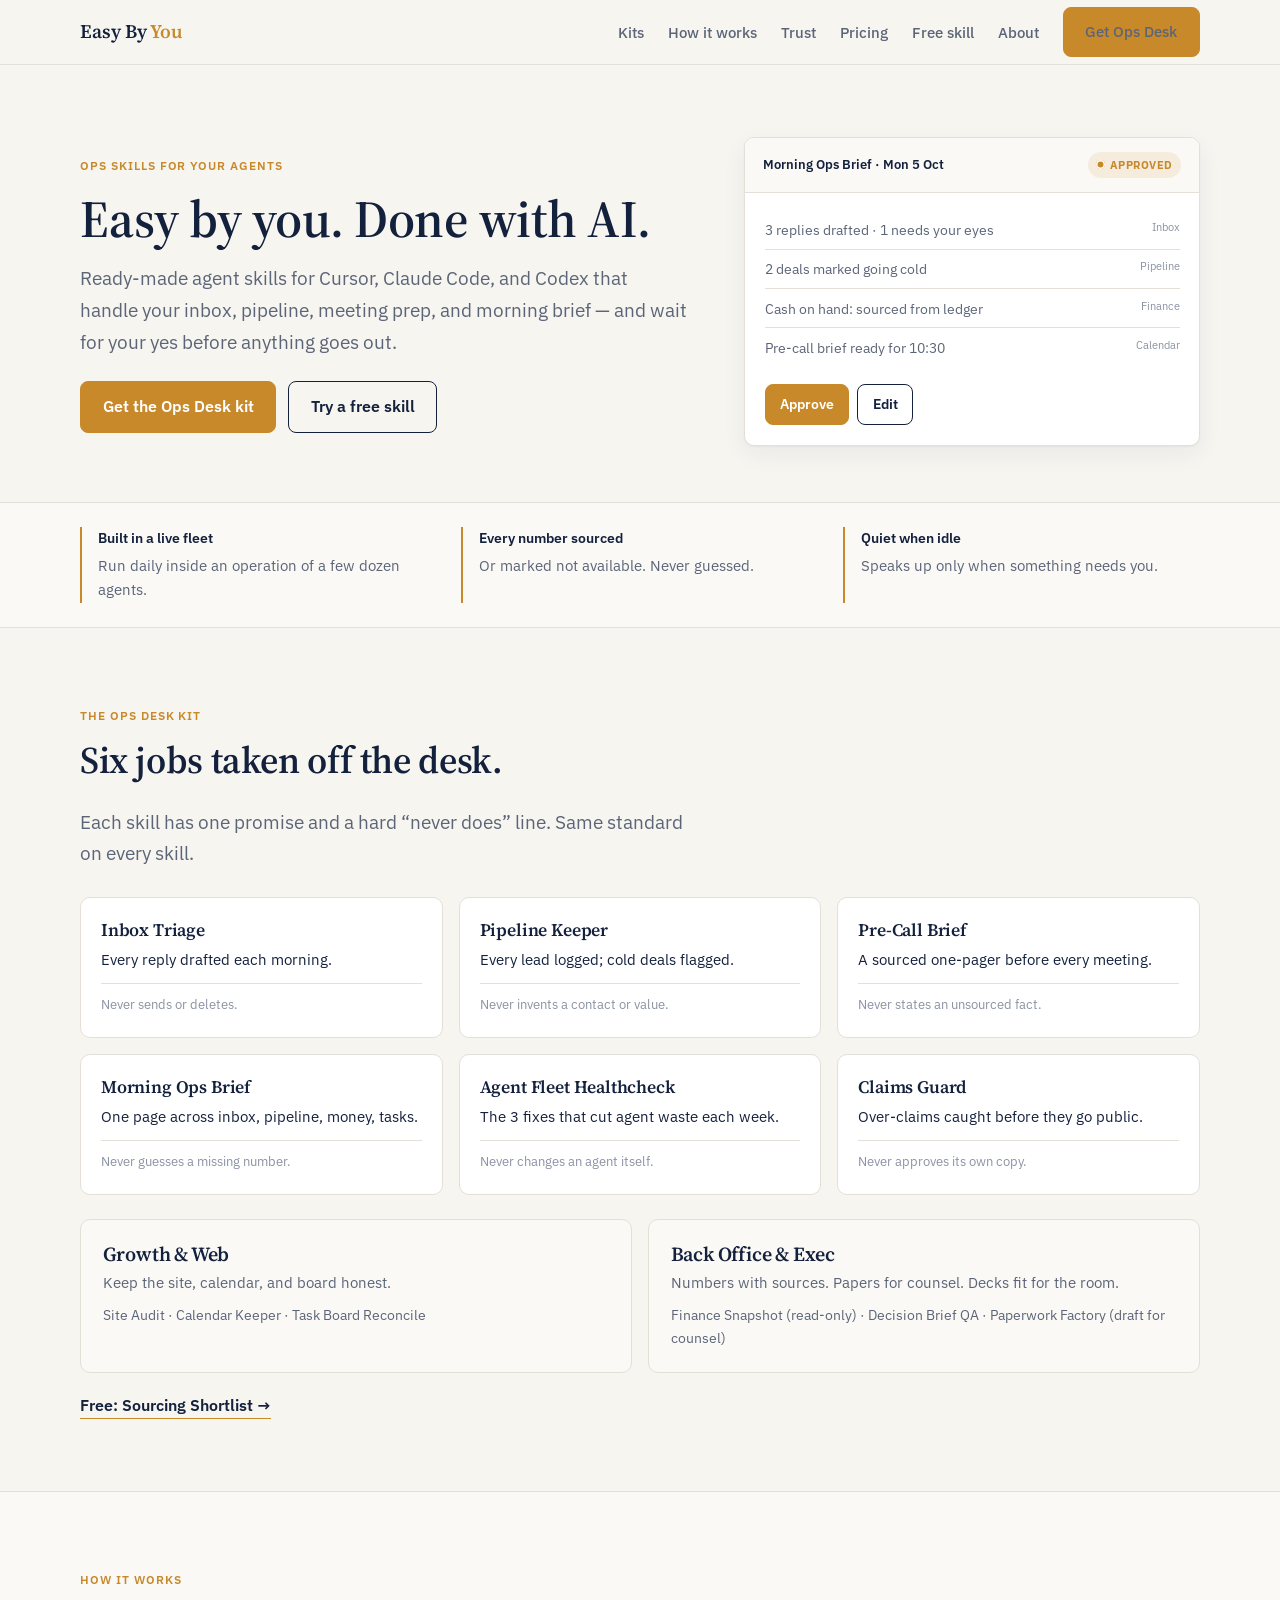
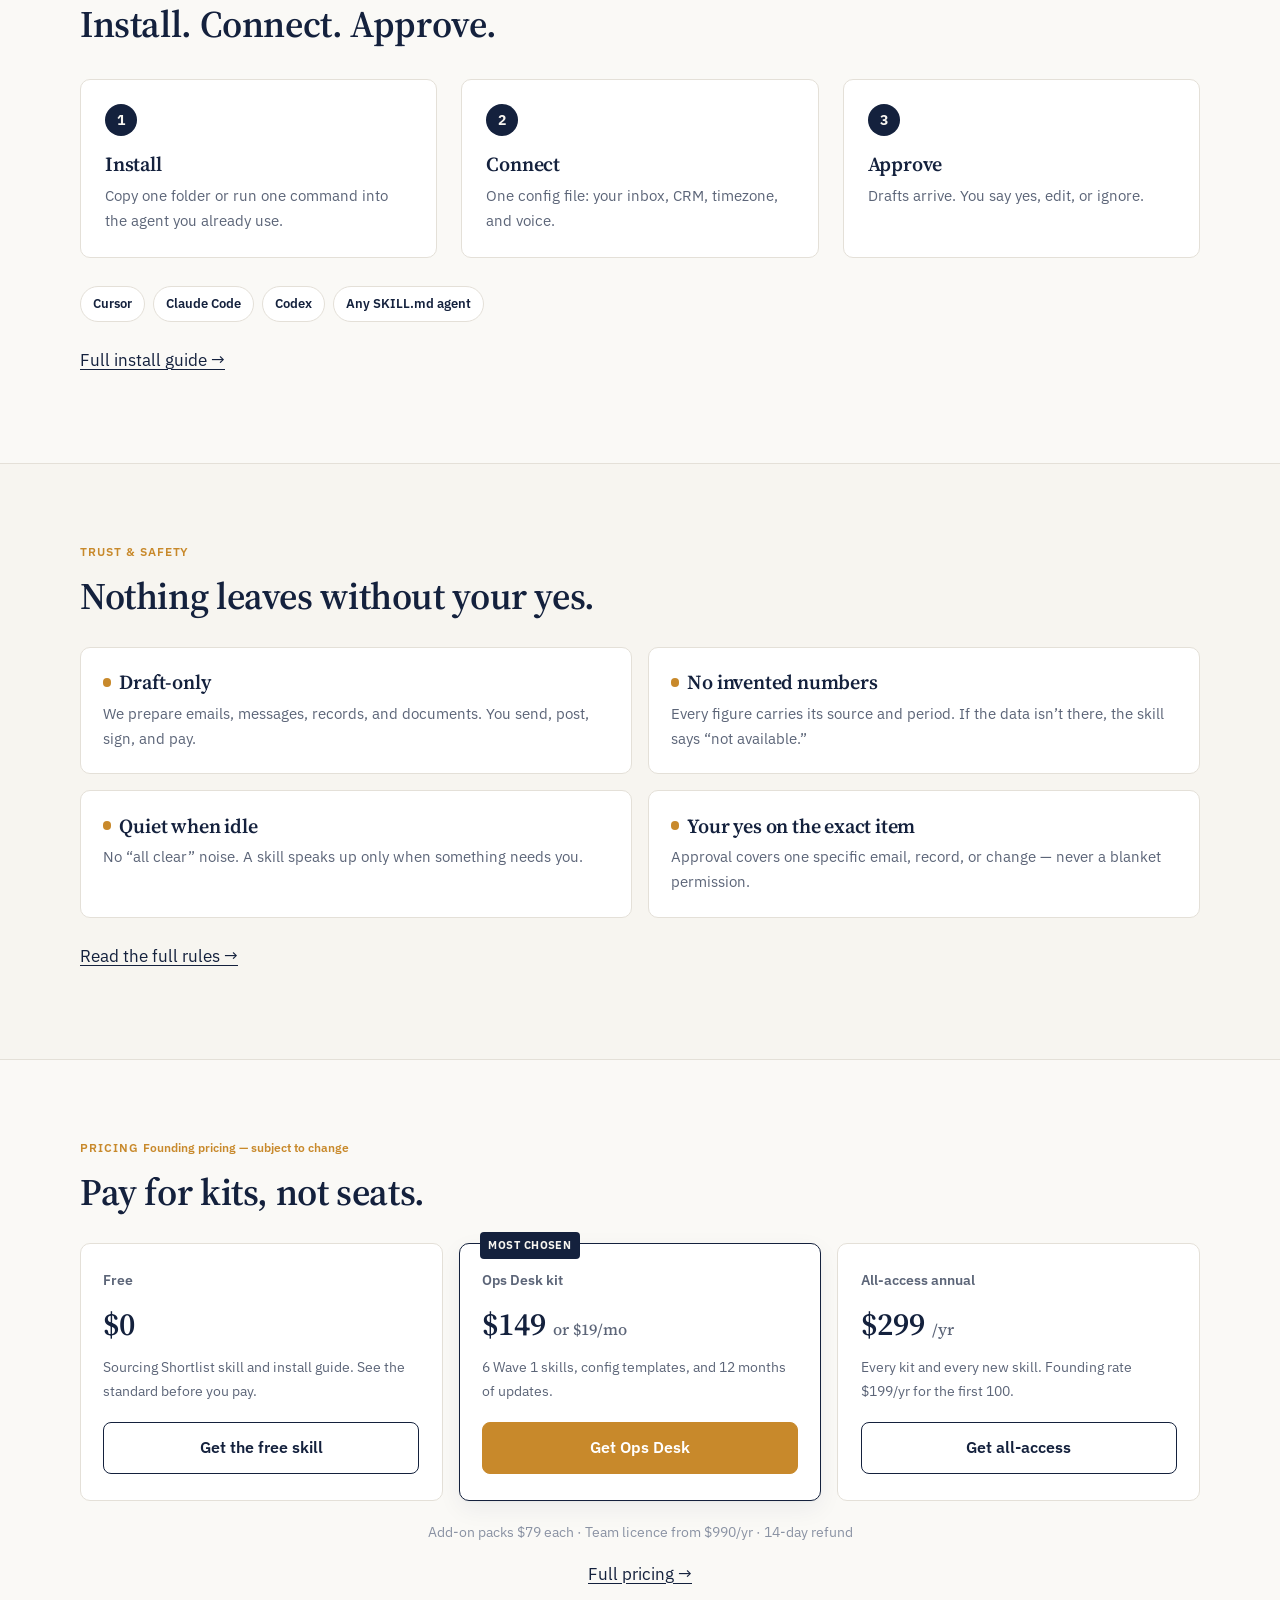
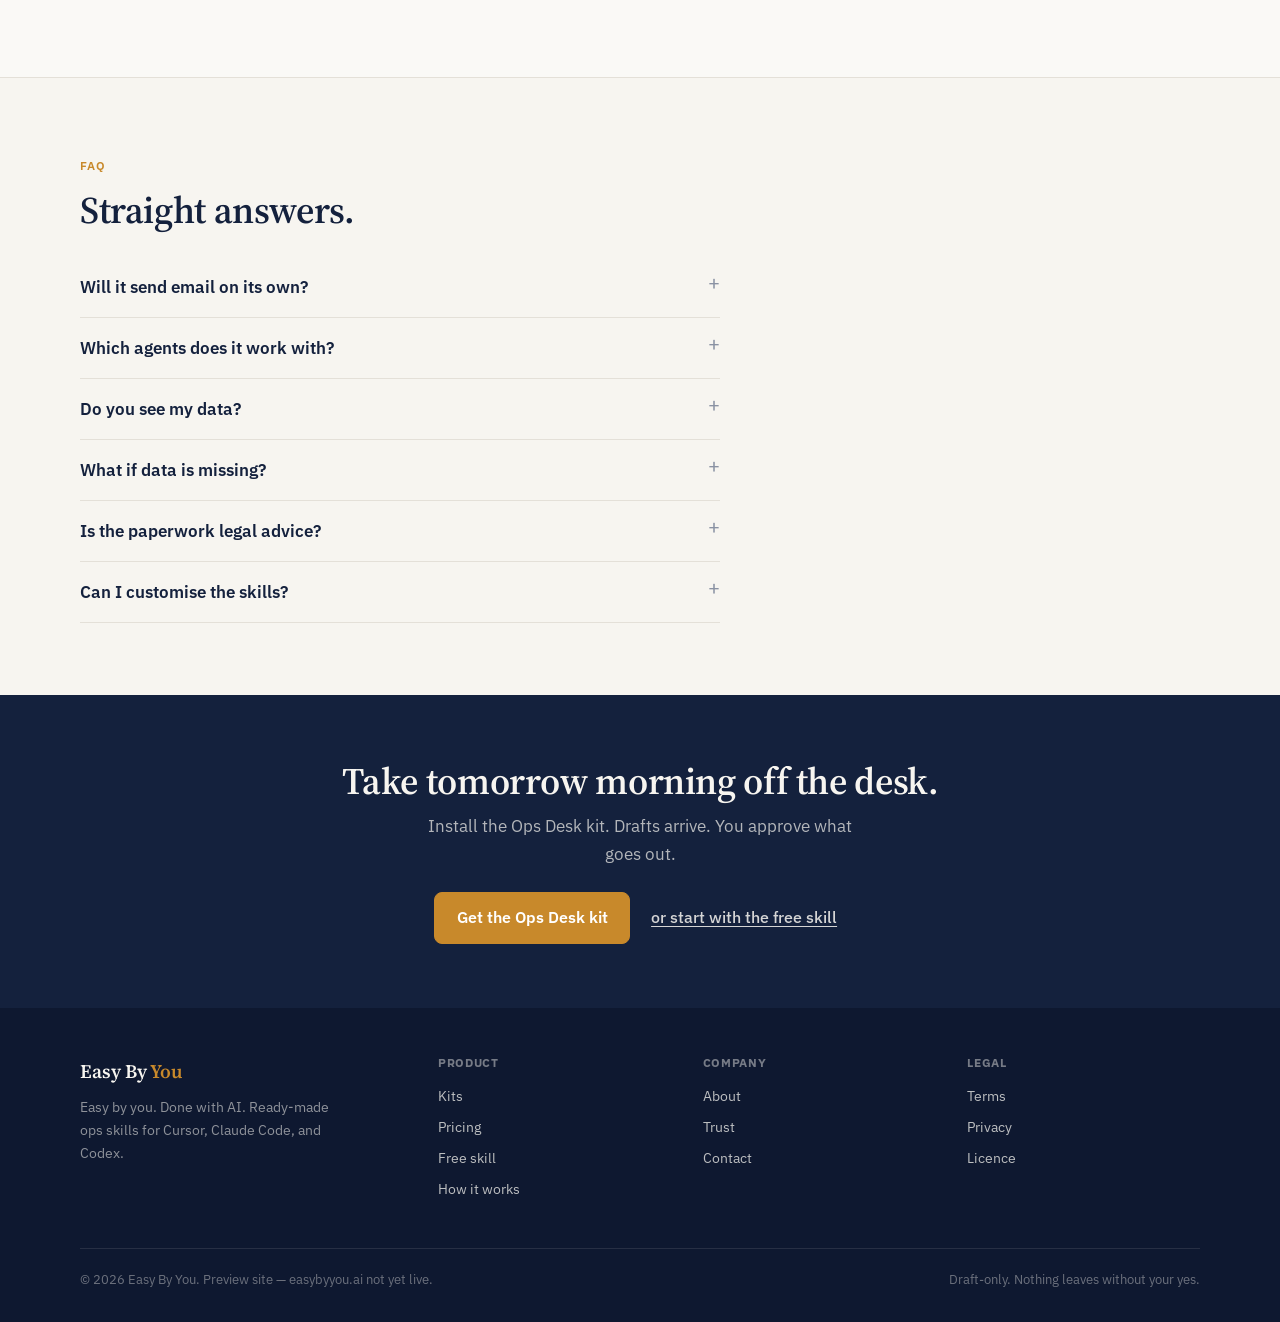
<file: index.html>
<!DOCTYPE html>
<!-- published 2026-10-05b -->
<html lang="en">
<head>
  <meta charset="utf-8">
  <meta name="viewport" content="width=device-width, initial-scale=1">
  <title>Easy By You — Easy by you. Done with AI.</title>
  <meta name="description" content="Ready-made agent skills for Cursor, Claude Code, and Codex. Inbox, pipeline, meeting prep, and morning brief — draft-only, approved by you.">
  <meta name="theme-color" content="#F7F5F0">
  <meta property="og:title" content="Easy By You — Easy by you. Done with AI.">
  <meta property="og:description" content="Ready-made agent skills for Cursor, Claude Code, and Codex. Inbox, pipeline, meeting prep, and morning brief — draft-only, approved by you.">
  <meta property="og:type" content="website">
  <meta property="og:url" content="https://easybyyou.ai/">
  <link rel="preconnect" href="https://fonts.googleapis.com">
  <link rel="preconnect" href="https://fonts.gstatic.com" crossorigin>
  <link href="https://fonts.googleapis.com/css2?family=IBM+Plex+Sans:wght@400;500;600;700&family=Source+Serif+4:opsz,wght@8..60,500;8..60,600;8..60,700&display=swap" rel="stylesheet">
  <style>
    /* Critical fallback: keeps nav, buttons, and bg on-brand if css/styles.css fails to load */
    :root{--paper:#F7F5F0;--ink:#14213D;--amber:#C8892B;--line:#E4E0D8}
    body{margin:0;background:var(--paper);color:var(--ink);font-family:system-ui,-apple-system,sans-serif}
    .container{width:min(100% - 2.5rem,1120px);margin-inline:auto}
    .site-header{position:sticky;top:0;z-index:50;background:var(--paper);border-bottom:1px solid var(--line)}
    .nav{display:flex;align-items:center;justify-content:space-between;height:4rem;gap:1rem}
    .logo{font-weight:700;text-decoration:none;color:var(--ink)}
    .nav-links{display:flex;align-items:center;gap:1.5rem;list-style:none;margin:0;padding:0}
    .nav-links a{text-decoration:none;color:var(--ink);font-weight:500}
    .btn{display:inline-flex;align-items:center;justify-content:center;padding:.75rem 1.35rem;border-radius:8px;font-weight:600;text-decoration:none;border:1.5px solid transparent}
    .btn-primary{background:var(--amber);color:#fff;border-color:var(--amber)}
    .btn-outline{background:transparent;color:var(--ink);border-color:var(--ink)}
  </style>
  <link rel="stylesheet" href="css/styles.css">
  <link rel="canonical" href="https://easybyyou.ai/">
</head>
<body>
  <header class="site-header">
    <div class="container nav">
      <a class="logo" href="index.html">Easy By <span>You</span></a>
      <button class="nav-toggle" type="button" aria-expanded="false" aria-controls="nav-menu">Menu</button>
      <ul class="nav-links" id="nav-menu">
      <li><a href="kits.html">Kits</a></li>
      <li><a href="how-it-works.html">How it works</a></li>
      <li><a href="trust.html">Trust</a></li>
      <li><a href="pricing.html">Pricing</a></li>
      <li><a href="free.html">Free skill</a></li>
      <li><a href="about.html">About</a></li>
        <li><a class="btn btn-primary" href="pricing.html">Get Ops Desk</a></li>
      </ul>
    </div>
  </header>
  <main>
    <section class="hero">
      <div class="container hero-grid">
        <div>
          <p class="eyebrow">Ops skills for your agents</p>
          <h1>Easy by you. Done with AI.</h1>
          <p class="lead">Ready-made agent skills for Cursor, Claude Code, and Codex that handle your inbox, pipeline, meeting prep, and morning brief — and wait for your yes before anything goes out.</p>
          <div class="btn-row">
            <a class="btn btn-primary" href="pricing.html">Get the Ops Desk kit</a>
            <a class="btn btn-outline" href="free.html">Try a free skill</a>
          </div>
        </div>
        <div class="product-card">
          <div class="product-card-head">
            <p class="title">Morning Ops Brief · Mon 5 Oct</p>
            <span class="badge-approved">Approved</span>
          </div>
          <div class="product-card-body">
            <ul class="brief-lines">
              <li>3 replies drafted · 1 needs your eyes <span class="src">Inbox</span></li>
              <li>2 deals marked going cold <span class="src">Pipeline</span></li>
              <li>Cash on hand: sourced from ledger <span class="src">Finance</span></li>
              <li>Pre-call brief ready for 10:30 <span class="src">Calendar</span></li>
            </ul>
            <div class="card-actions">
              <span class="btn btn-primary" tabindex="-1">Approve</span>
              <span class="btn btn-outline" tabindex="-1">Edit</span>
            </div>
          </div>
        </div>
      </div>
    </section>

    <section class="proof">
      <div class="container proof-grid">
        <p class="proof-item"><strong>Built in a live fleet</strong> Run daily inside an operation of a few dozen agents.</p>
        <p class="proof-item"><strong>Every number sourced</strong> Or marked not available. Never guessed.</p>
        <p class="proof-item"><strong>Quiet when idle</strong> Speaks up only when something needs you.</p>
      </div>
    </section>

    <section class="section" id="ops-desk">
      <div class="container">
        <p class="eyebrow">The Ops Desk kit</p>
        <h2>Six jobs taken off the desk.</h2>
        <p class="lead">Each skill has one promise and a hard “never does” line. Same standard on every skill.</p>
        <div class="skill-grid">
          <a class="skill-tile" href="skills/inbox-triage.html">
            <h3>Inbox Triage</h3>
            <p class="promise">Every reply drafted each morning.</p>
            <p class="never">Never sends or deletes.</p>
          </a>
          <div class="skill-tile">
            <h3>Pipeline Keeper</h3>
            <p class="promise">Every lead logged; cold deals flagged.</p>
            <p class="never">Never invents a contact or value.</p>
          </div>
          <a class="skill-tile" href="skills/pre-call-brief.html">
            <h3>Pre-Call Brief</h3>
            <p class="promise">A sourced one-pager before every meeting.</p>
            <p class="never">Never states an unsourced fact.</p>
          </a>
          <div class="skill-tile">
            <h3>Morning Ops Brief</h3>
            <p class="promise">One page across inbox, pipeline, money, tasks.</p>
            <p class="never">Never guesses a missing number.</p>
          </div>
          <a class="skill-tile" href="skills/agent-fleet-healthcheck.html">
            <h3>Agent Fleet Healthcheck</h3>
            <p class="promise">The 3 fixes that cut agent waste each week.</p>
            <p class="never">Never changes an agent itself.</p>
          </a>
          <div class="skill-tile">
            <h3>Claims Guard</h3>
            <p class="promise">Over-claims caught before they go public.</p>
            <p class="never">Never approves its own copy.</p>
          </div>
        </div>
        <div class="addon-row">
          <div class="addon-card">
            <h3>Growth &amp; Web</h3>
            <p>Keep the site, calendar, and board honest.</p>
            <p class="skills-list">Site Audit · Calendar Keeper · Task Board Reconcile</p>
          </div>
          <div class="addon-card">
            <h3>Back Office &amp; Exec</h3>
            <p>Numbers with sources. Papers for counsel. Decks fit for the room.</p>
            <p class="skills-list">Finance Snapshot (read-only) · Decision Brief QA · Paperwork Factory (draft for counsel)</p>
          </div>
        </div>
        <a class="free-link" href="free.html">Free: Sourcing Shortlist →</a>
      </div>
    </section>

    <section class="section" style="background:#FAF9F6;border-block:1px solid var(--line)">
      <div class="container">
        <p class="eyebrow">How it works</p>
        <h2>Install. Connect. Approve.</h2>
        <div class="steps">
          <div class="step"><div class="step-num">1</div><h3>Install</h3><p>Copy one folder or run one command into the agent you already use.</p></div>
          <div class="step"><div class="step-num">2</div><h3>Connect</h3><p>One config file: your inbox, CRM, timezone, and voice.</p></div>
          <div class="step"><div class="step-num">3</div><h3>Approve</h3><p>Drafts arrive. You say yes, edit, or ignore.</p></div>
        </div>
        <div class="badges">
          <span class="badge">Cursor</span>
          <span class="badge">Claude Code</span>
          <span class="badge">Codex</span>
          <span class="badge">Any SKILL.md agent</span>
        </div>
        <p style="margin-top:1.5rem"><a href="how-it-works.html">Full install guide →</a></p>
      </div>
    </section>

    <section class="section">
      <div class="container">
        <p class="eyebrow">Trust &amp; safety</p>
        <h2>Nothing leaves without your yes.</h2>
        <div class="trust-grid">
          <div class="trust-card"><h3>Draft-only</h3><p>We prepare emails, messages, records, and documents. You send, post, sign, and pay.</p></div>
          <div class="trust-card"><h3>No invented numbers</h3><p>Every figure carries its source and period. If the data isn’t there, the skill says “not available.”</p></div>
          <div class="trust-card"><h3>Quiet when idle</h3><p>No “all clear” noise. A skill speaks up only when something needs you.</p></div>
          <div class="trust-card"><h3>Your yes on the exact item</h3><p>Approval covers one specific email, record, or change — never a blanket permission.</p></div>
        </div>
        <p style="margin-top:1.5rem"><a href="trust.html">Read the full rules →</a></p>
      </div>
    </section>

    <section class="section" style="background:#FAF9F6;border-block:1px solid var(--line)">
      <div class="container">
        <p class="eyebrow">Pricing</p>
        <p class="founding-label">Founding pricing — subject to change</p>
        <h2>Pay for kits, not seats.</h2>
        <div class="pricing-grid">
          <div class="price-card">
            <p class="plan">Free</p>
            <p class="amount">$0</p>
            <p class="desc">Sourcing Shortlist skill and install guide. See the standard before you pay.</p>
            <a class="btn btn-outline" href="free.html">Get the free skill</a>
          </div>
          <div class="price-card featured">
            <p class="plan">Ops Desk kit</p>
            <p class="amount">$149 <small>or $19/mo</small></p>
            <p class="desc">6 Wave 1 skills, config templates, and 12 months of updates.</p>
            <a class="btn btn-primary" href="mailto:hello@easybyyou.ai?subject=Ops%20Desk%20kit">Get Ops Desk</a>
          </div>
          <div class="price-card">
            <p class="plan">All-access annual</p>
            <p class="amount">$299 <small>/yr</small></p>
            <p class="desc">Every kit and every new skill. Founding rate $199/yr for the first 100.</p>
            <a class="btn btn-outline" href="mailto:hello@easybyyou.ai?subject=All-access%20annual">Get all-access</a>
          </div>
        </div>
        <p class="price-note">Add-on packs $79 each · Team licence from $990/yr · 14-day refund</p>
        <p style="text-align:center;margin-top:1rem"><a href="pricing.html">Full pricing →</a></p>
      </div>
    </section>

    <section class="section">
      <div class="container">
        <p class="eyebrow">FAQ</p>
        <h2>Straight answers.</h2>
        <div class="faq">
          <details><summary>Will it send email on its own?</summary><p>No. Every skill drafts; you send.</p></details>
          <details><summary>Which agents does it work with?</summary><p>Cursor, Claude Code, Codex, and any agent that reads SKILL.md folders.</p></details>
          <details><summary>Do you see my data?</summary><p>No. Skills run in your agent, on your own accounts. We never receive your inbox or CRM data.</p></details>
          <details><summary>What if data is missing?</summary><p>The skill says “not available.” It never estimates.</p></details>
          <details><summary>Is the paperwork legal advice?</summary><p>No. Every document is marked as a draft for your lawyer.</p></details>
          <details><summary>Can I customise the skills?</summary><p>Yes, for your own use. Redistribution isn’t permitted.</p></details>
        </div>
      </div>
    </section>
  <section class="cta-band">
    <div class="container">
      <h2>Take tomorrow morning off the desk.</h2>
      <p>Install the Ops Desk kit. Drafts arrive. You approve what goes out.</p>
      <div class="btn-row" style="justify-content:center">
        <a class="btn btn-primary" href="pricing.html">Get the Ops Desk kit</a>
        <a class="btn btn-ghost" href="free.html">or start with the free skill</a>
      </div>
    </div>
  </section>
  </main>
  <footer class="site-footer">
    <div class="container">
      <div class="footer-grid">
        <div>
          <a class="logo" href="index.html">Easy By <span>You</span></a>
          <p>Easy by you. Done with AI. Ready-made ops skills for Cursor, Claude Code, and Codex.</p>
        </div>
        <div class="footer-col">
          <h4>Product</h4>
          <ul>
            <li><a href="kits.html">Kits</a></li>
            <li><a href="pricing.html">Pricing</a></li>
            <li><a href="free.html">Free skill</a></li>
            <li><a href="how-it-works.html">How it works</a></li>
          </ul>
        </div>
        <div class="footer-col">
          <h4>Company</h4>
          <ul>
            <li><a href="about.html">About</a></li>
            <li><a href="trust.html">Trust</a></li>
            <li><a href="mailto:hello@easybyyou.ai">Contact</a></li>
          </ul>
        </div>
        <div class="footer-col">
          <h4>Legal</h4>
          <ul>
            <li><a href="#">Terms</a></li>
            <li><a href="#">Privacy</a></li>
            <li><a href="#">Licence</a></li>
          </ul>
        </div>
      </div>
      <div class="footer-bottom">
        <span>© 2026 Easy By You. Preview site — easybyyou.ai not yet live.</span>
        <span>Draft-only. Nothing leaves without your yes.</span>
      </div>
    </div>
  </footer>
  <script src="js/main.js"></script>
</body>
</html>
</file>
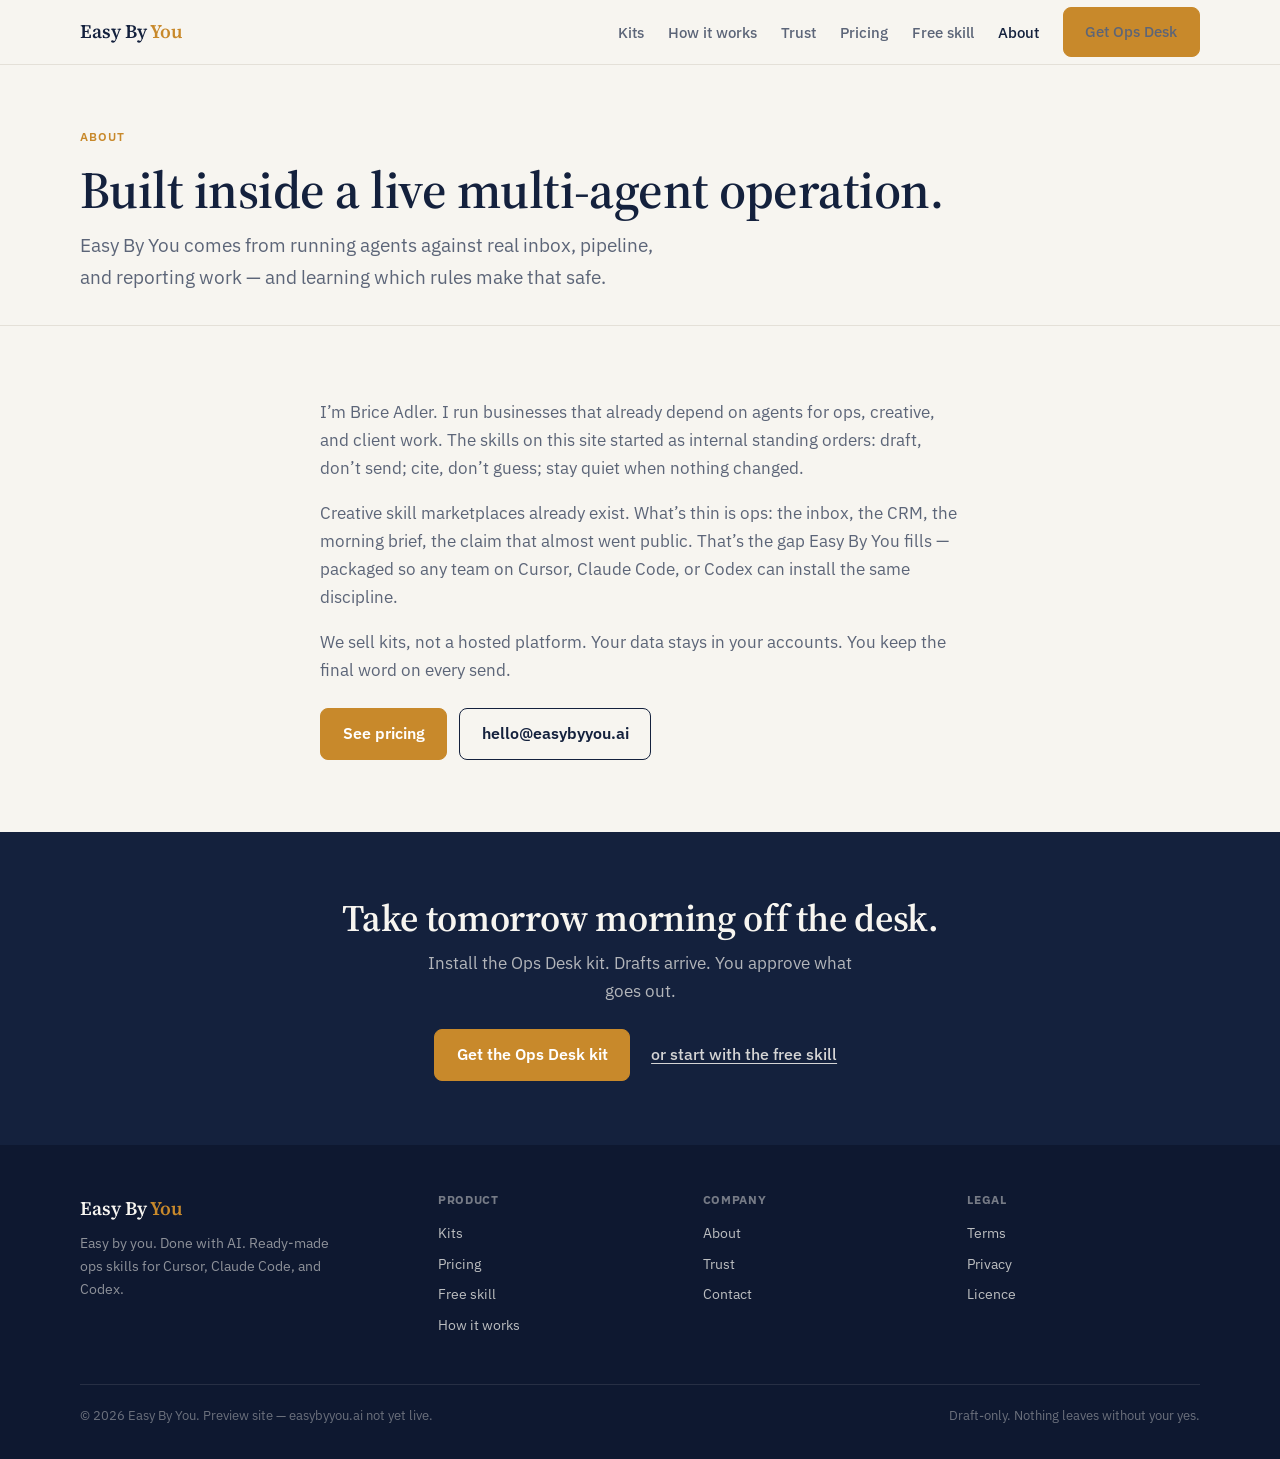
<file: about.html>
<!DOCTYPE html>
<html lang="en">
<head>
  <meta charset="utf-8">
  <meta name="viewport" content="width=device-width, initial-scale=1">
  <title>About — Easy By You</title>
  <meta name="description" content="Built by an operator who runs a few dozen agents himself.">
  <meta name="theme-color" content="#F7F5F0">
  <meta property="og:title" content="About — Easy By You">
  <meta property="og:description" content="Built by an operator who runs a few dozen agents himself.">
  <meta property="og:type" content="website">
  <meta property="og:url" content="https://easybyyou.ai/about.html">
  <link rel="preconnect" href="https://fonts.googleapis.com">
  <link rel="preconnect" href="https://fonts.gstatic.com" crossorigin>
  <link href="https://fonts.googleapis.com/css2?family=IBM+Plex+Sans:wght@400;500;600;700&family=Source+Serif+4:opsz,wght@8..60,500;8..60,600;8..60,700&display=swap" rel="stylesheet">
  <style>
    /* Critical fallback: keeps nav, buttons, and bg on-brand if css/styles.css fails to load */
    :root{--paper:#F7F5F0;--ink:#14213D;--amber:#C8892B;--line:#E4E0D8}
    body{margin:0;background:var(--paper);color:var(--ink);font-family:system-ui,-apple-system,sans-serif}
    .container{width:min(100% - 2.5rem,1120px);margin-inline:auto}
    .site-header{position:sticky;top:0;z-index:50;background:var(--paper);border-bottom:1px solid var(--line)}
    .nav{display:flex;align-items:center;justify-content:space-between;height:4rem;gap:1rem}
    .logo{font-weight:700;text-decoration:none;color:var(--ink)}
    .nav-links{display:flex;align-items:center;gap:1.5rem;list-style:none;margin:0;padding:0}
    .nav-links a{text-decoration:none;color:var(--ink);font-weight:500}
    .btn{display:inline-flex;align-items:center;justify-content:center;padding:.75rem 1.35rem;border-radius:8px;font-weight:600;text-decoration:none;border:1.5px solid transparent}
    .btn-primary{background:var(--amber);color:#fff;border-color:var(--amber)}
    .btn-outline{background:transparent;color:var(--ink);border-color:var(--ink)}
  </style>
  <link rel="stylesheet" href="css/styles.css">
  <link rel="canonical" href="https://easybyyou.ai/about.html">
</head>
<body>
  <header class="site-header">
    <div class="container nav">
      <a class="logo" href="index.html">Easy By <span>You</span></a>
      <button class="nav-toggle" type="button" aria-expanded="false" aria-controls="nav-menu">Menu</button>
      <ul class="nav-links" id="nav-menu">
      <li><a href="kits.html">Kits</a></li>
      <li><a href="how-it-works.html">How it works</a></li>
      <li><a href="trust.html">Trust</a></li>
      <li><a href="pricing.html">Pricing</a></li>
      <li><a href="free.html">Free skill</a></li>
      <li><a href="about.html" aria-current="page">About</a></li>
        <li><a class="btn btn-primary" href="pricing.html">Get Ops Desk</a></li>
      </ul>
    </div>
  </header>
  <main>
    <section class="page-hero">
      <div class="container">
        <p class="eyebrow">About</p>
        <h1>Built inside a live multi-agent operation.</h1>
        <p class="lead">Easy By You comes from running agents against real inbox, pipeline, and reporting work — and learning which rules make that safe.</p>
      </div>
    </section>
    <section class="section">
      <div class="container content-block">
        <p>I’m Brice Adler. I run businesses that already depend on agents for ops, creative, and client work. The skills on this site started as internal standing orders: draft, don’t send; cite, don’t guess; stay quiet when nothing changed.</p>
        <p>Creative skill marketplaces already exist. What’s thin is ops: the inbox, the CRM, the morning brief, the claim that almost went public. That’s the gap Easy By You fills — packaged so any team on Cursor, Claude Code, or Codex can install the same discipline.</p>
        <p>We sell kits, not a hosted platform. Your data stays in your accounts. You keep the final word on every send.</p>
        <div class="btn-row">
          <a class="btn btn-primary" href="pricing.html">See pricing</a>
          <a class="btn btn-outline" href="mailto:hello@easybyyou.ai">hello@easybyyou.ai</a>
        </div>
      </div>
    </section>
  <section class="cta-band">
    <div class="container">
      <h2>Take tomorrow morning off the desk.</h2>
      <p>Install the Ops Desk kit. Drafts arrive. You approve what goes out.</p>
      <div class="btn-row" style="justify-content:center">
        <a class="btn btn-primary" href="pricing.html">Get the Ops Desk kit</a>
        <a class="btn btn-ghost" href="free.html">or start with the free skill</a>
      </div>
    </div>
  </section>
  </main>
  <footer class="site-footer">
    <div class="container">
      <div class="footer-grid">
        <div>
          <a class="logo" href="index.html">Easy By <span>You</span></a>
          <p>Easy by you. Done with AI. Ready-made ops skills for Cursor, Claude Code, and Codex.</p>
        </div>
        <div class="footer-col">
          <h4>Product</h4>
          <ul>
            <li><a href="kits.html">Kits</a></li>
            <li><a href="pricing.html">Pricing</a></li>
            <li><a href="free.html">Free skill</a></li>
            <li><a href="how-it-works.html">How it works</a></li>
          </ul>
        </div>
        <div class="footer-col">
          <h4>Company</h4>
          <ul>
            <li><a href="about.html">About</a></li>
            <li><a href="trust.html">Trust</a></li>
            <li><a href="mailto:hello@easybyyou.ai">Contact</a></li>
          </ul>
        </div>
        <div class="footer-col">
          <h4>Legal</h4>
          <ul>
            <li><a href="#">Terms</a></li>
            <li><a href="#">Privacy</a></li>
            <li><a href="#">Licence</a></li>
          </ul>
        </div>
      </div>
      <div class="footer-bottom">
        <span>© 2026 Easy By You. Preview site — easybyyou.ai not yet live.</span>
        <span>Draft-only. Nothing leaves without your yes.</span>
      </div>
    </div>
  </footer>
  <script src="js/main.js"></script>
</body>
</html>
</file>
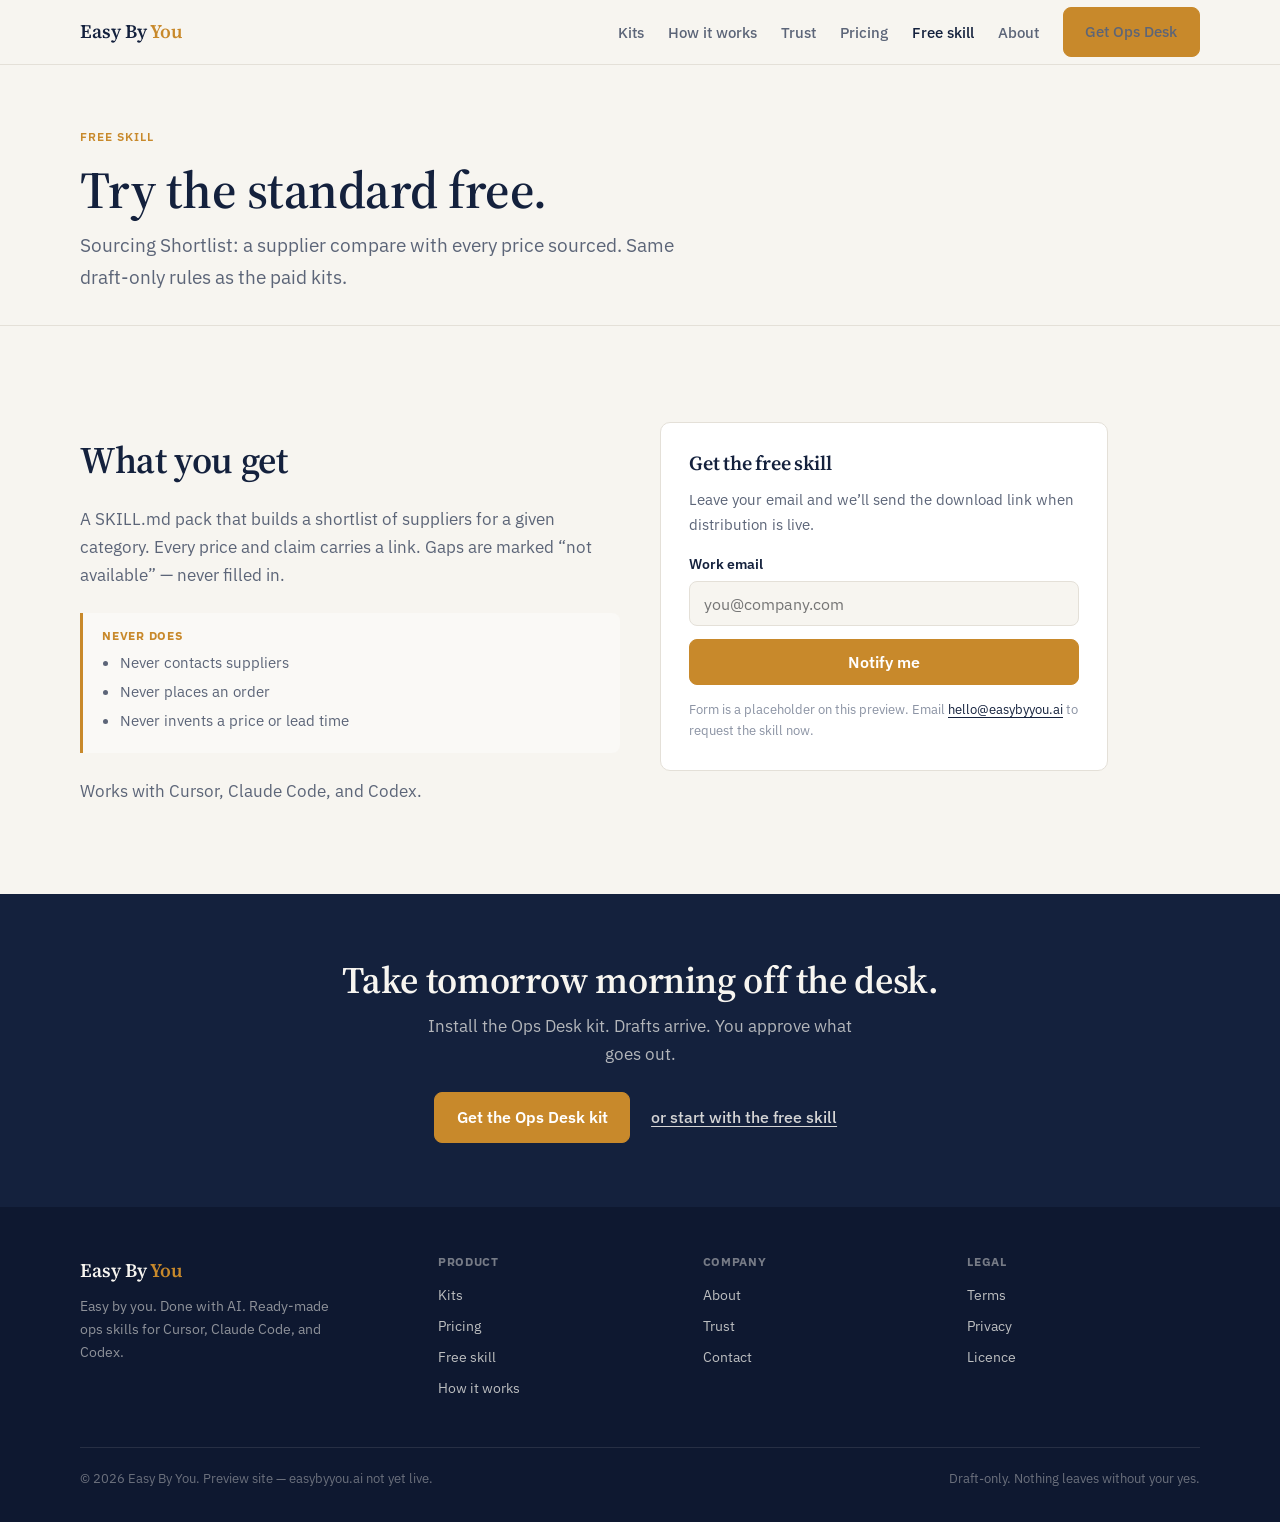
<file: free.html>
<!DOCTYPE html>
<html lang="en">
<head>
  <meta charset="utf-8">
  <meta name="viewport" content="width=device-width, initial-scale=1">
  <title>Free skill: Sourcing Shortlist — Easy By You</title>
  <meta name="description" content="Try the standard free: a supplier shortlist with every price sourced.">
  <meta name="theme-color" content="#F7F5F0">
  <meta property="og:title" content="Free skill: Sourcing Shortlist — Easy By You">
  <meta property="og:description" content="Try the standard free: a supplier shortlist with every price sourced.">
  <meta property="og:type" content="website">
  <meta property="og:url" content="https://easybyyou.ai/free.html">
  <link rel="preconnect" href="https://fonts.googleapis.com">
  <link rel="preconnect" href="https://fonts.gstatic.com" crossorigin>
  <link href="https://fonts.googleapis.com/css2?family=IBM+Plex+Sans:wght@400;500;600;700&family=Source+Serif+4:opsz,wght@8..60,500;8..60,600;8..60,700&display=swap" rel="stylesheet">
  <style>
    /* Critical fallback: keeps nav, buttons, and bg on-brand if css/styles.css fails to load */
    :root{--paper:#F7F5F0;--ink:#14213D;--amber:#C8892B;--line:#E4E0D8}
    body{margin:0;background:var(--paper);color:var(--ink);font-family:system-ui,-apple-system,sans-serif}
    .container{width:min(100% - 2.5rem,1120px);margin-inline:auto}
    .site-header{position:sticky;top:0;z-index:50;background:var(--paper);border-bottom:1px solid var(--line)}
    .nav{display:flex;align-items:center;justify-content:space-between;height:4rem;gap:1rem}
    .logo{font-weight:700;text-decoration:none;color:var(--ink)}
    .nav-links{display:flex;align-items:center;gap:1.5rem;list-style:none;margin:0;padding:0}
    .nav-links a{text-decoration:none;color:var(--ink);font-weight:500}
    .btn{display:inline-flex;align-items:center;justify-content:center;padding:.75rem 1.35rem;border-radius:8px;font-weight:600;text-decoration:none;border:1.5px solid transparent}
    .btn-primary{background:var(--amber);color:#fff;border-color:var(--amber)}
    .btn-outline{background:transparent;color:var(--ink);border-color:var(--ink)}
  </style>
  <link rel="stylesheet" href="css/styles.css">
  <link rel="canonical" href="https://easybyyou.ai/free.html">
</head>
<body>
  <header class="site-header">
    <div class="container nav">
      <a class="logo" href="index.html">Easy By <span>You</span></a>
      <button class="nav-toggle" type="button" aria-expanded="false" aria-controls="nav-menu">Menu</button>
      <ul class="nav-links" id="nav-menu">
      <li><a href="kits.html">Kits</a></li>
      <li><a href="how-it-works.html">How it works</a></li>
      <li><a href="trust.html">Trust</a></li>
      <li><a href="pricing.html">Pricing</a></li>
      <li><a href="free.html" aria-current="page">Free skill</a></li>
      <li><a href="about.html">About</a></li>
        <li><a class="btn btn-primary" href="pricing.html">Get Ops Desk</a></li>
      </ul>
    </div>
  </header>
  <main>
    <section class="page-hero">
      <div class="container">
        <p class="eyebrow">Free skill</p>
        <h1>Try the standard free.</h1>
        <p class="lead">Sourcing Shortlist: a supplier compare with every price sourced. Same draft-only rules as the paid kits.</p>
      </div>
    </section>
    <section class="section">
      <div class="container two-col">
        <div class="content-block">
          <h2>What you get</h2>
          <p>A SKILL.md pack that builds a shortlist of suppliers for a given category. Every price and claim carries a link. Gaps are marked “not available” — never filled in.</p>
          <div class="never-box">
            <h4>Never does</h4>
            <ul>
              <li>Never contacts suppliers</li>
              <li>Never places an order</li>
              <li>Never invents a price or lead time</li>
            </ul>
          </div>
          <p>Works with Cursor, Claude Code, and Codex.</p>
        </div>
        <div>
          <div class="form-stub">
            <h3 style="margin-top:0">Get the free skill</h3>
            <p style="font-size:0.95rem;margin-bottom:1rem">Leave your email and we’ll send the download link when distribution is live.</p>
            <form action="#" method="post" onsubmit="return false;">
              <label for="email">Work email</label>
              <input type="email" id="email" name="email" placeholder="you@company.com" autocomplete="email" required>
              <button class="btn btn-primary" type="submit" style="width:100%">Notify me</button>
            </form>
            <p class="note">Form is a placeholder on this preview. Email <a href="mailto:hello@easybyyou.ai?subject=Free%20Sourcing%20Shortlist">hello@easybyyou.ai</a> to request the skill now.</p>
          </div>
        </div>
      </div>
    </section>
  <section class="cta-band">
    <div class="container">
      <h2>Take tomorrow morning off the desk.</h2>
      <p>Install the Ops Desk kit. Drafts arrive. You approve what goes out.</p>
      <div class="btn-row" style="justify-content:center">
        <a class="btn btn-primary" href="pricing.html">Get the Ops Desk kit</a>
        <a class="btn btn-ghost" href="free.html">or start with the free skill</a>
      </div>
    </div>
  </section>
  </main>
  <footer class="site-footer">
    <div class="container">
      <div class="footer-grid">
        <div>
          <a class="logo" href="index.html">Easy By <span>You</span></a>
          <p>Easy by you. Done with AI. Ready-made ops skills for Cursor, Claude Code, and Codex.</p>
        </div>
        <div class="footer-col">
          <h4>Product</h4>
          <ul>
            <li><a href="kits.html">Kits</a></li>
            <li><a href="pricing.html">Pricing</a></li>
            <li><a href="free.html">Free skill</a></li>
            <li><a href="how-it-works.html">How it works</a></li>
          </ul>
        </div>
        <div class="footer-col">
          <h4>Company</h4>
          <ul>
            <li><a href="about.html">About</a></li>
            <li><a href="trust.html">Trust</a></li>
            <li><a href="mailto:hello@easybyyou.ai">Contact</a></li>
          </ul>
        </div>
        <div class="footer-col">
          <h4>Legal</h4>
          <ul>
            <li><a href="#">Terms</a></li>
            <li><a href="#">Privacy</a></li>
            <li><a href="#">Licence</a></li>
          </ul>
        </div>
      </div>
      <div class="footer-bottom">
        <span>© 2026 Easy By You. Preview site — easybyyou.ai not yet live.</span>
        <span>Draft-only. Nothing leaves without your yes.</span>
      </div>
    </div>
  </footer>
  <script src="js/main.js"></script>
</body>
</html>
</file>
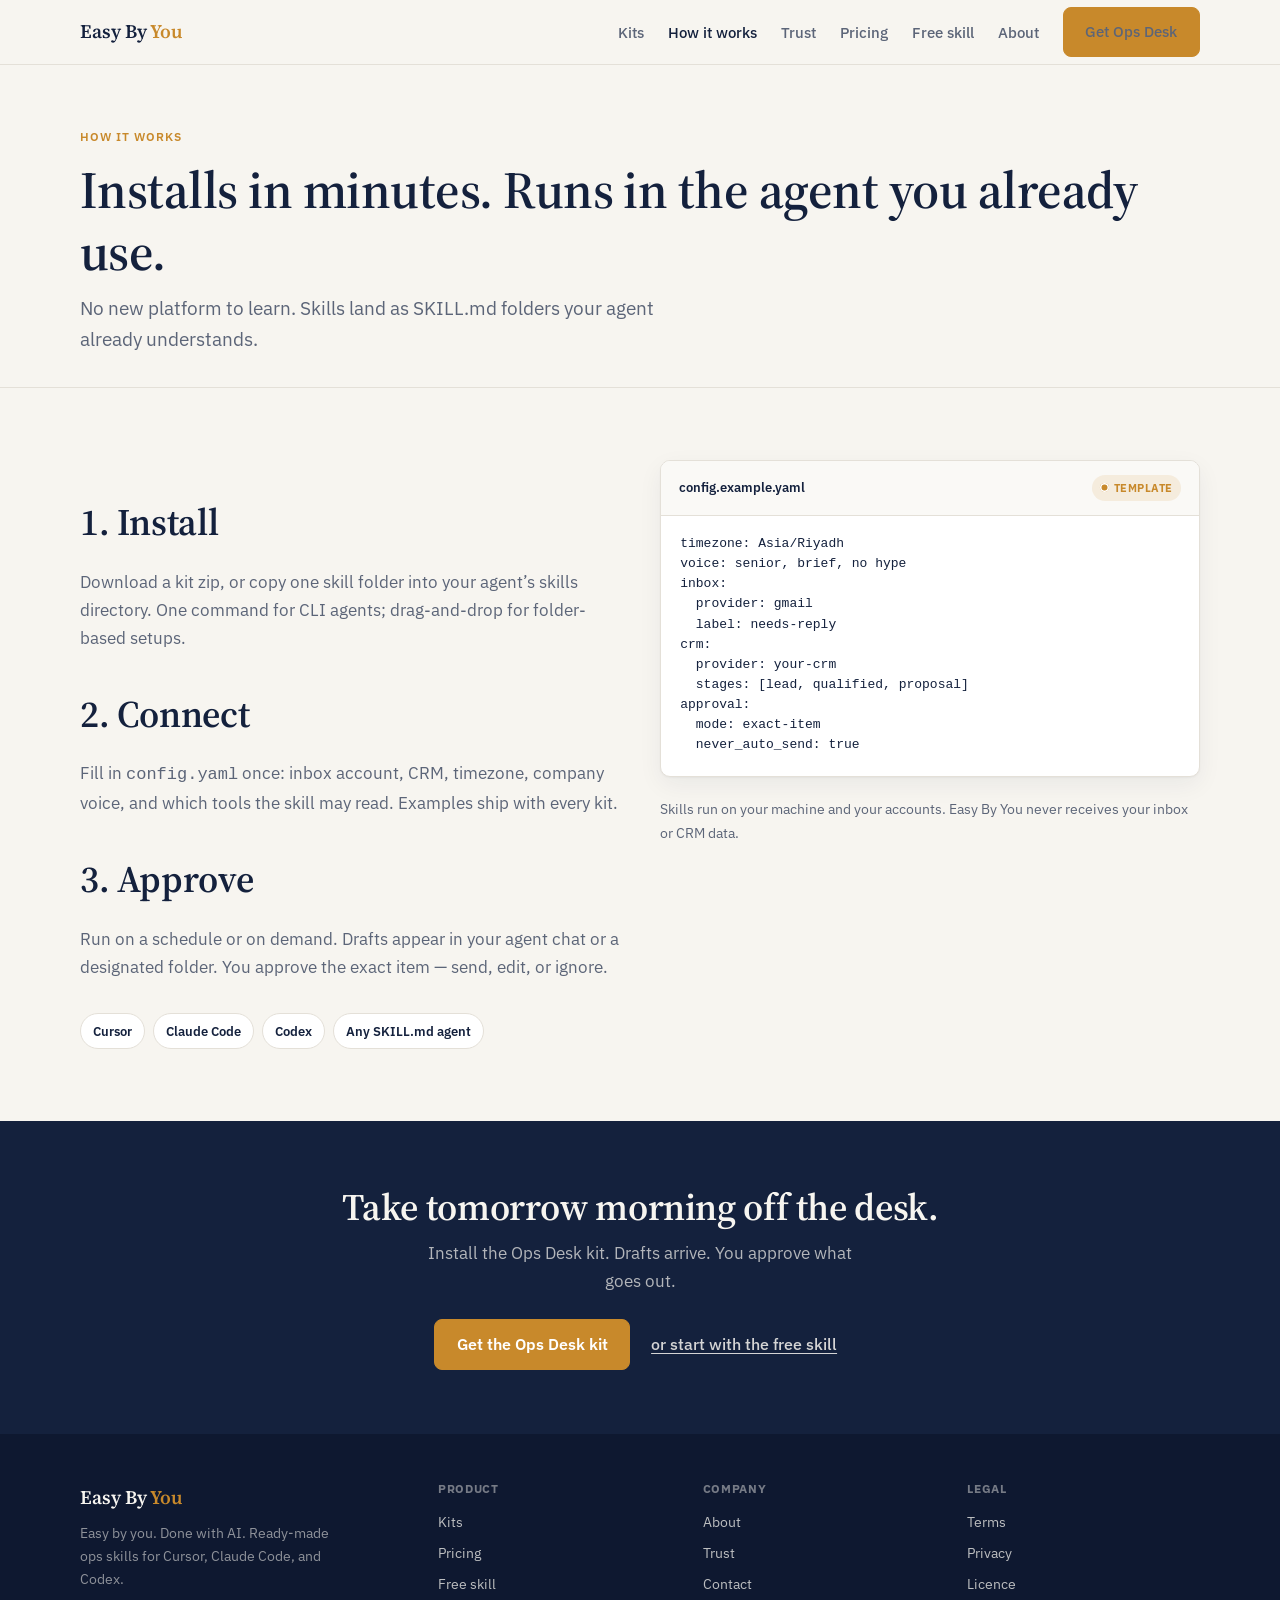
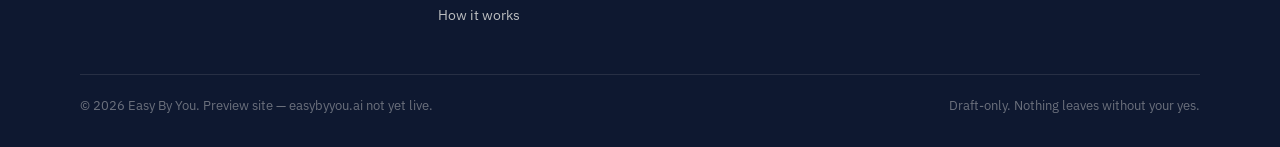
<file: how-it-works.html>
<!DOCTYPE html>
<html lang="en">
<head>
  <meta charset="utf-8">
  <meta name="viewport" content="width=device-width, initial-scale=1">
  <title>How it works — Easy By You</title>
  <meta name="description" content="Installs in minutes. Runs in the agent you already use.">
  <meta name="theme-color" content="#F7F5F0">
  <meta property="og:title" content="How it works — Easy By You">
  <meta property="og:description" content="Installs in minutes. Runs in the agent you already use.">
  <meta property="og:type" content="website">
  <meta property="og:url" content="https://easybyyou.ai/how-it-works.html">
  <link rel="preconnect" href="https://fonts.googleapis.com">
  <link rel="preconnect" href="https://fonts.gstatic.com" crossorigin>
  <link href="https://fonts.googleapis.com/css2?family=IBM+Plex+Sans:wght@400;500;600;700&family=Source+Serif+4:opsz,wght@8..60,500;8..60,600;8..60,700&display=swap" rel="stylesheet">
  <style>
    /* Critical fallback: keeps nav, buttons, and bg on-brand if css/styles.css fails to load */
    :root{--paper:#F7F5F0;--ink:#14213D;--amber:#C8892B;--line:#E4E0D8}
    body{margin:0;background:var(--paper);color:var(--ink);font-family:system-ui,-apple-system,sans-serif}
    .container{width:min(100% - 2.5rem,1120px);margin-inline:auto}
    .site-header{position:sticky;top:0;z-index:50;background:var(--paper);border-bottom:1px solid var(--line)}
    .nav{display:flex;align-items:center;justify-content:space-between;height:4rem;gap:1rem}
    .logo{font-weight:700;text-decoration:none;color:var(--ink)}
    .nav-links{display:flex;align-items:center;gap:1.5rem;list-style:none;margin:0;padding:0}
    .nav-links a{text-decoration:none;color:var(--ink);font-weight:500}
    .btn{display:inline-flex;align-items:center;justify-content:center;padding:.75rem 1.35rem;border-radius:8px;font-weight:600;text-decoration:none;border:1.5px solid transparent}
    .btn-primary{background:var(--amber);color:#fff;border-color:var(--amber)}
    .btn-outline{background:transparent;color:var(--ink);border-color:var(--ink)}
  </style>
  <link rel="stylesheet" href="css/styles.css">
  <link rel="canonical" href="https://easybyyou.ai/how-it-works.html">
</head>
<body>
  <header class="site-header">
    <div class="container nav">
      <a class="logo" href="index.html">Easy By <span>You</span></a>
      <button class="nav-toggle" type="button" aria-expanded="false" aria-controls="nav-menu">Menu</button>
      <ul class="nav-links" id="nav-menu">
      <li><a href="kits.html">Kits</a></li>
      <li><a href="how-it-works.html" aria-current="page">How it works</a></li>
      <li><a href="trust.html">Trust</a></li>
      <li><a href="pricing.html">Pricing</a></li>
      <li><a href="free.html">Free skill</a></li>
      <li><a href="about.html">About</a></li>
        <li><a class="btn btn-primary" href="pricing.html">Get Ops Desk</a></li>
      </ul>
    </div>
  </header>
  <main>
    <section class="page-hero">
      <div class="container">
        <p class="eyebrow">How it works</p>
        <h1>Installs in minutes. Runs in the agent you already use.</h1>
        <p class="lead">No new platform to learn. Skills land as SKILL.md folders your agent already understands.</p>
      </div>
    </section>
    <section class="section">
      <div class="container two-col">
        <div class="content-block">
          <h2>1. Install</h2>
          <p>Download a kit zip, or copy one skill folder into your agent’s skills directory. One command for CLI agents; drag-and-drop for folder-based setups.</p>
          <h2>2. Connect</h2>
          <p>Fill in <code>config.yaml</code> once: inbox account, CRM, timezone, company voice, and which tools the skill may read. Examples ship with every kit.</p>
          <h2>3. Approve</h2>
          <p>Run on a schedule or on demand. Drafts appear in your agent chat or a designated folder. You approve the exact item — send, edit, or ignore.</p>
          <div class="badges" style="margin-top:2rem">
            <span class="badge">Cursor</span><span class="badge">Claude Code</span><span class="badge">Codex</span><span class="badge">Any SKILL.md agent</span>
          </div>
        </div>
        <div>
          <div class="product-card">
            <div class="product-card-head"><p class="title">config.example.yaml</p><span class="badge-approved">Template</span></div>
            <div class="product-card-body">
              <div class="sample-output" style="margin:0;border:0;padding:0;background:transparent">
                <pre>timezone: Asia/Riyadh
voice: senior, brief, no hype
inbox:
  provider: gmail
  label: needs-reply
crm:
  provider: your-crm
  stages: [lead, qualified, proposal]
approval:
  mode: exact-item
  never_auto_send: true</pre>
              </div>
            </div>
          </div>
          <p style="margin-top:1.25rem;font-size:0.9rem;color:var(--slate)">Skills run on your machine and your accounts. Easy By You never receives your inbox or CRM data.</p>
        </div>
      </div>
    </section>
  <section class="cta-band">
    <div class="container">
      <h2>Take tomorrow morning off the desk.</h2>
      <p>Install the Ops Desk kit. Drafts arrive. You approve what goes out.</p>
      <div class="btn-row" style="justify-content:center">
        <a class="btn btn-primary" href="pricing.html">Get the Ops Desk kit</a>
        <a class="btn btn-ghost" href="free.html">or start with the free skill</a>
      </div>
    </div>
  </section>
  </main>
  <footer class="site-footer">
    <div class="container">
      <div class="footer-grid">
        <div>
          <a class="logo" href="index.html">Easy By <span>You</span></a>
          <p>Easy by you. Done with AI. Ready-made ops skills for Cursor, Claude Code, and Codex.</p>
        </div>
        <div class="footer-col">
          <h4>Product</h4>
          <ul>
            <li><a href="kits.html">Kits</a></li>
            <li><a href="pricing.html">Pricing</a></li>
            <li><a href="free.html">Free skill</a></li>
            <li><a href="how-it-works.html">How it works</a></li>
          </ul>
        </div>
        <div class="footer-col">
          <h4>Company</h4>
          <ul>
            <li><a href="about.html">About</a></li>
            <li><a href="trust.html">Trust</a></li>
            <li><a href="mailto:hello@easybyyou.ai">Contact</a></li>
          </ul>
        </div>
        <div class="footer-col">
          <h4>Legal</h4>
          <ul>
            <li><a href="#">Terms</a></li>
            <li><a href="#">Privacy</a></li>
            <li><a href="#">Licence</a></li>
          </ul>
        </div>
      </div>
      <div class="footer-bottom">
        <span>© 2026 Easy By You. Preview site — easybyyou.ai not yet live.</span>
        <span>Draft-only. Nothing leaves without your yes.</span>
      </div>
    </div>
  </footer>
  <script src="js/main.js"></script>
</body>
</html>
</file>
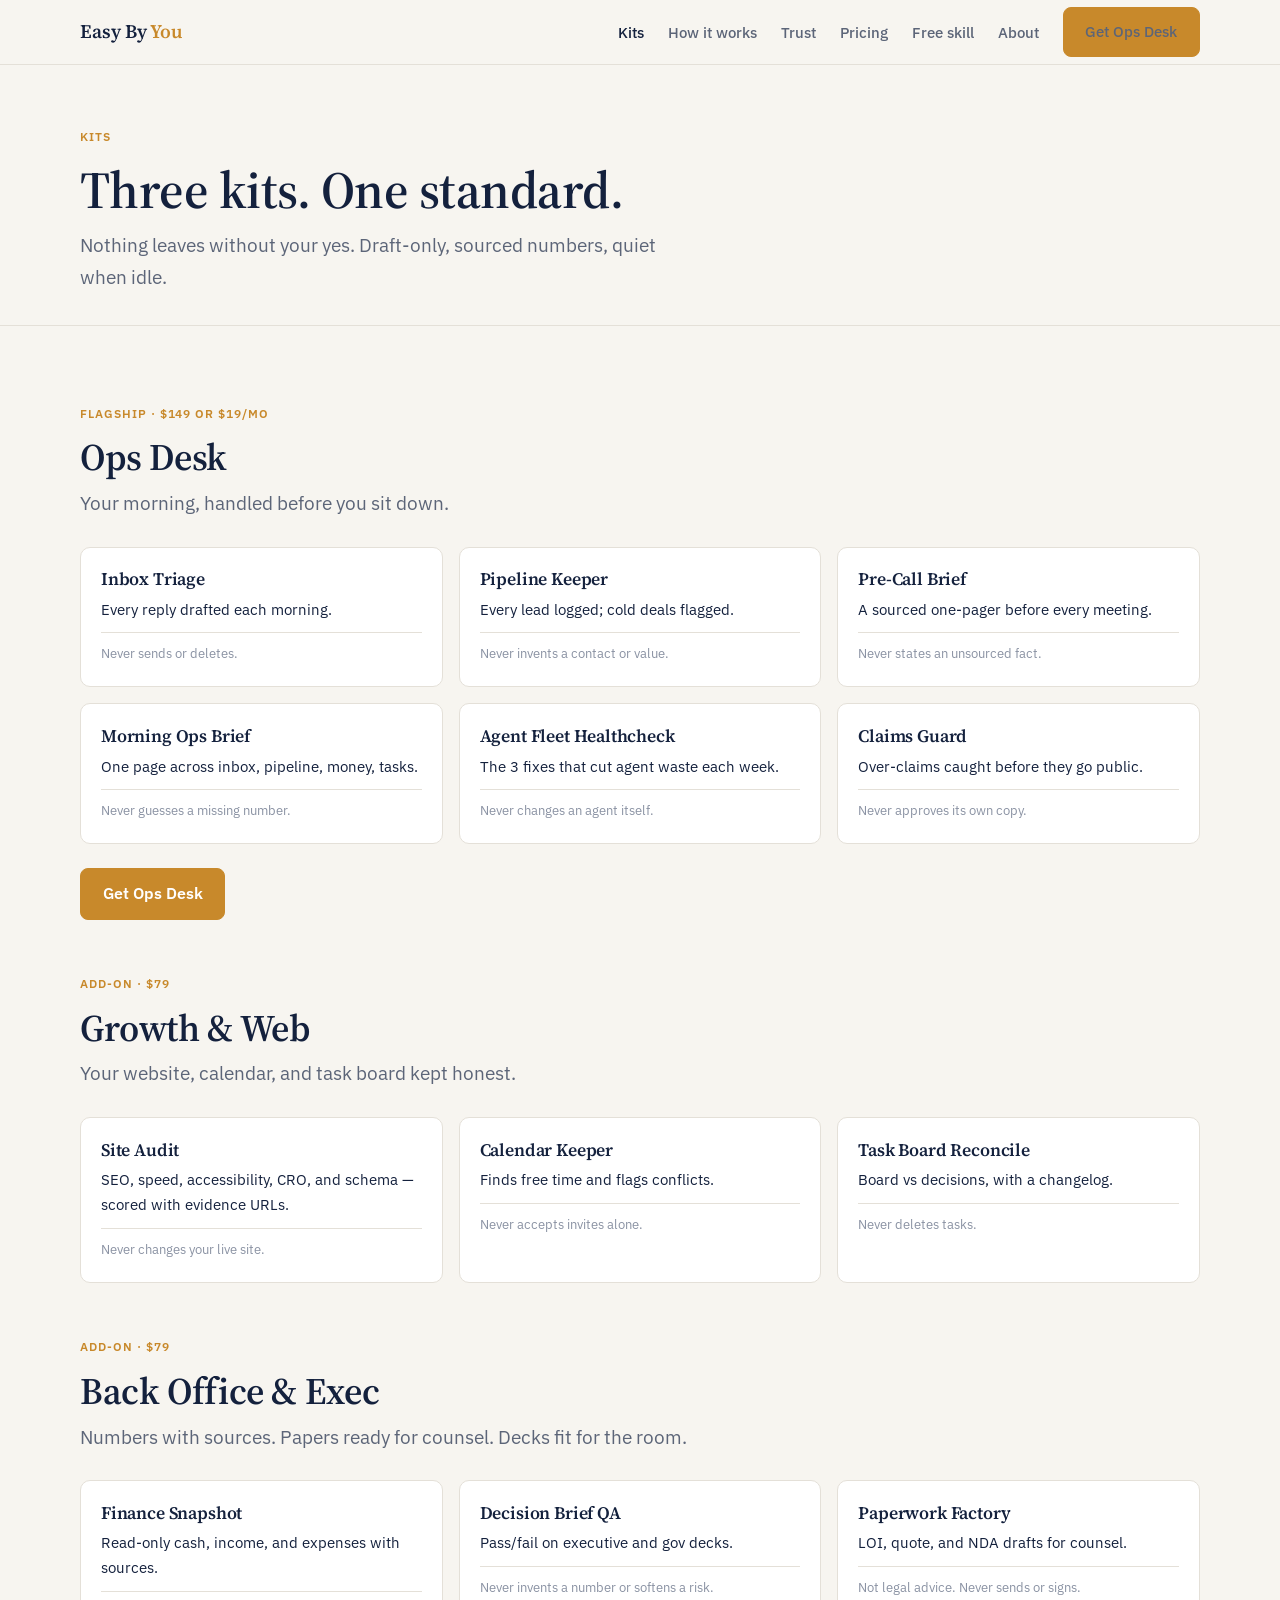
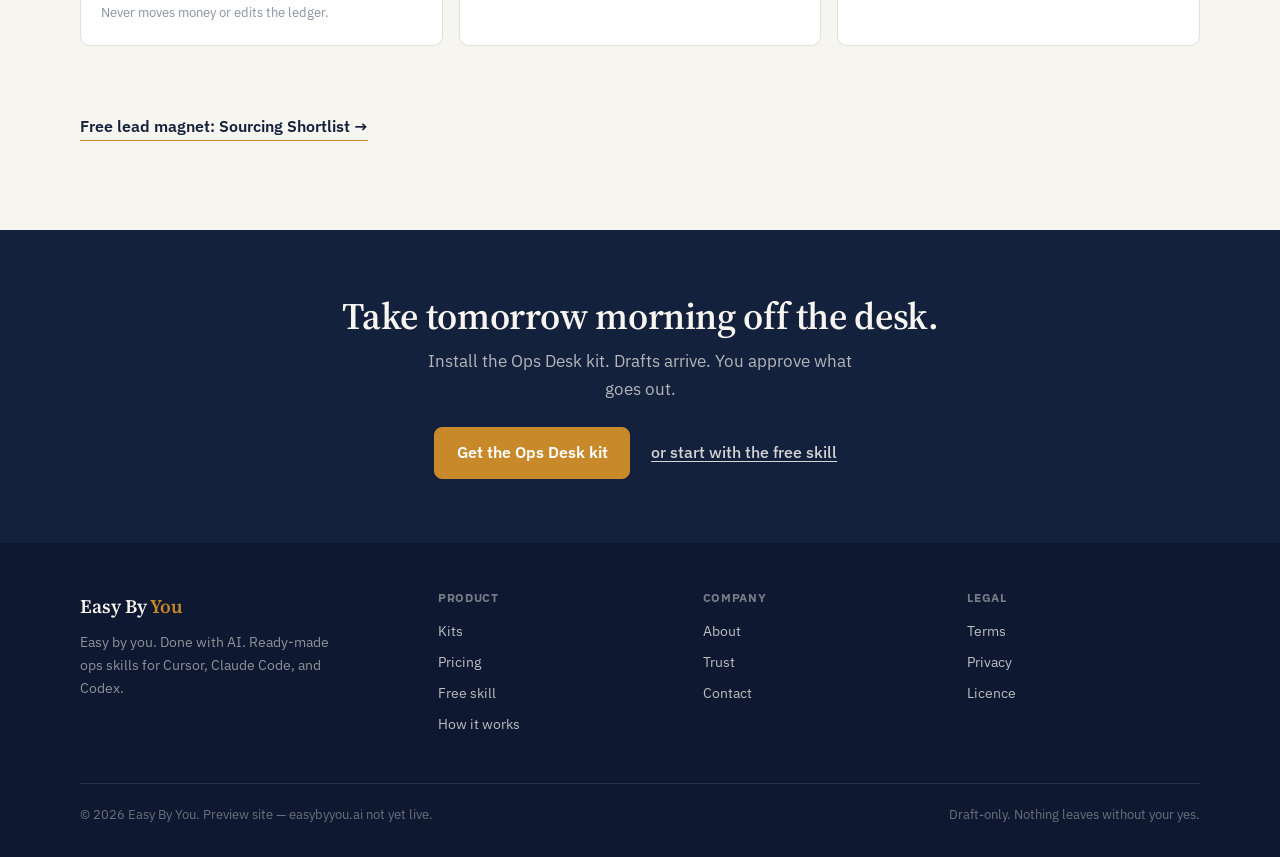
<file: kits.html>
<!DOCTYPE html>
<html lang="en">
<head>
  <meta charset="utf-8">
  <meta name="viewport" content="width=device-width, initial-scale=1">
  <title>Kits — Easy By You</title>
  <meta name="description" content="Three kits. One standard: nothing leaves without your yes.">
  <meta name="theme-color" content="#F7F5F0">
  <meta property="og:title" content="Kits — Easy By You">
  <meta property="og:description" content="Three kits. One standard: nothing leaves without your yes.">
  <meta property="og:type" content="website">
  <meta property="og:url" content="https://easybyyou.ai/kits.html">
  <link rel="preconnect" href="https://fonts.googleapis.com">
  <link rel="preconnect" href="https://fonts.gstatic.com" crossorigin>
  <link href="https://fonts.googleapis.com/css2?family=IBM+Plex+Sans:wght@400;500;600;700&family=Source+Serif+4:opsz,wght@8..60,500;8..60,600;8..60,700&display=swap" rel="stylesheet">
  <style>
    /* Critical fallback: keeps nav, buttons, and bg on-brand if css/styles.css fails to load */
    :root{--paper:#F7F5F0;--ink:#14213D;--amber:#C8892B;--line:#E4E0D8}
    body{margin:0;background:var(--paper);color:var(--ink);font-family:system-ui,-apple-system,sans-serif}
    .container{width:min(100% - 2.5rem,1120px);margin-inline:auto}
    .site-header{position:sticky;top:0;z-index:50;background:var(--paper);border-bottom:1px solid var(--line)}
    .nav{display:flex;align-items:center;justify-content:space-between;height:4rem;gap:1rem}
    .logo{font-weight:700;text-decoration:none;color:var(--ink)}
    .nav-links{display:flex;align-items:center;gap:1.5rem;list-style:none;margin:0;padding:0}
    .nav-links a{text-decoration:none;color:var(--ink);font-weight:500}
    .btn{display:inline-flex;align-items:center;justify-content:center;padding:.75rem 1.35rem;border-radius:8px;font-weight:600;text-decoration:none;border:1.5px solid transparent}
    .btn-primary{background:var(--amber);color:#fff;border-color:var(--amber)}
    .btn-outline{background:transparent;color:var(--ink);border-color:var(--ink)}
  </style>
  <link rel="stylesheet" href="css/styles.css">
  <link rel="canonical" href="https://easybyyou.ai/kits.html">
</head>
<body>
  <header class="site-header">
    <div class="container nav">
      <a class="logo" href="index.html">Easy By <span>You</span></a>
      <button class="nav-toggle" type="button" aria-expanded="false" aria-controls="nav-menu">Menu</button>
      <ul class="nav-links" id="nav-menu">
      <li><a href="kits.html" aria-current="page">Kits</a></li>
      <li><a href="how-it-works.html">How it works</a></li>
      <li><a href="trust.html">Trust</a></li>
      <li><a href="pricing.html">Pricing</a></li>
      <li><a href="free.html">Free skill</a></li>
      <li><a href="about.html">About</a></li>
        <li><a class="btn btn-primary" href="pricing.html">Get Ops Desk</a></li>
      </ul>
    </div>
  </header>
  <main>
    <section class="page-hero">
      <div class="container">
        <p class="eyebrow">Kits</p>
        <h1>Three kits. One standard.</h1>
        <p class="lead">Nothing leaves without your yes. Draft-only, sourced numbers, quiet when idle.</p>
      </div>
    </section>
    <section class="section">
      <div class="container">
        <div class="kit-section" id="ops-desk">
          <p class="eyebrow">Flagship · $149 or $19/mo</p>
          <h2>Ops Desk</h2>
          <p class="lead">Your morning, handled before you sit down.</p>
          <div class="skill-grid">
            <a class="skill-tile" href="skills/inbox-triage.html"><h3>Inbox Triage</h3><p class="promise">Every reply drafted each morning.</p><p class="never">Never sends or deletes.</p></a>
            <div class="skill-tile"><h3>Pipeline Keeper</h3><p class="promise">Every lead logged; cold deals flagged.</p><p class="never">Never invents a contact or value.</p></div>
            <a class="skill-tile" href="skills/pre-call-brief.html"><h3>Pre-Call Brief</h3><p class="promise">A sourced one-pager before every meeting.</p><p class="never">Never states an unsourced fact.</p></a>
            <div class="skill-tile"><h3>Morning Ops Brief</h3><p class="promise">One page across inbox, pipeline, money, tasks.</p><p class="never">Never guesses a missing number.</p></div>
            <a class="skill-tile" href="skills/agent-fleet-healthcheck.html"><h3>Agent Fleet Healthcheck</h3><p class="promise">The 3 fixes that cut agent waste each week.</p><p class="never">Never changes an agent itself.</p></a>
            <div class="skill-tile"><h3>Claims Guard</h3><p class="promise">Over-claims caught before they go public.</p><p class="never">Never approves its own copy.</p></div>
          </div>
          <div class="btn-row"><a class="btn btn-primary" href="pricing.html">Get Ops Desk</a></div>
        </div>
        <div class="kit-section" id="growth-web">
          <p class="eyebrow">Add-on · $79</p>
          <h2>Growth &amp; Web</h2>
          <p class="lead">Your website, calendar, and task board kept honest.</p>
          <div class="skill-grid">
            <div class="skill-tile"><h3>Site Audit</h3><p class="promise">SEO, speed, accessibility, CRO, and schema — scored with evidence URLs.</p><p class="never">Never changes your live site.</p></div>
            <div class="skill-tile"><h3>Calendar Keeper</h3><p class="promise">Finds free time and flags conflicts.</p><p class="never">Never accepts invites alone.</p></div>
            <div class="skill-tile"><h3>Task Board Reconcile</h3><p class="promise">Board vs decisions, with a changelog.</p><p class="never">Never deletes tasks.</p></div>
          </div>
        </div>
        <div class="kit-section" id="back-office">
          <p class="eyebrow">Add-on · $79</p>
          <h2>Back Office &amp; Exec</h2>
          <p class="lead">Numbers with sources. Papers ready for counsel. Decks fit for the room.</p>
          <div class="skill-grid">
            <div class="skill-tile"><h3>Finance Snapshot</h3><p class="promise">Read-only cash, income, and expenses with sources.</p><p class="never">Never moves money or edits the ledger.</p></div>
            <div class="skill-tile"><h3>Decision Brief QA</h3><p class="promise">Pass/fail on executive and gov decks.</p><p class="never">Never invents a number or softens a risk.</p></div>
            <div class="skill-tile"><h3>Paperwork Factory</h3><p class="promise">LOI, quote, and NDA drafts for counsel.</p><p class="never">Not legal advice. Never sends or signs.</p></div>
          </div>
        </div>
        <p><a class="free-link" href="free.html">Free lead magnet: Sourcing Shortlist →</a></p>
      </div>
    </section>
  <section class="cta-band">
    <div class="container">
      <h2>Take tomorrow morning off the desk.</h2>
      <p>Install the Ops Desk kit. Drafts arrive. You approve what goes out.</p>
      <div class="btn-row" style="justify-content:center">
        <a class="btn btn-primary" href="pricing.html">Get the Ops Desk kit</a>
        <a class="btn btn-ghost" href="free.html">or start with the free skill</a>
      </div>
    </div>
  </section>
  </main>
  <footer class="site-footer">
    <div class="container">
      <div class="footer-grid">
        <div>
          <a class="logo" href="index.html">Easy By <span>You</span></a>
          <p>Easy by you. Done with AI. Ready-made ops skills for Cursor, Claude Code, and Codex.</p>
        </div>
        <div class="footer-col">
          <h4>Product</h4>
          <ul>
            <li><a href="kits.html">Kits</a></li>
            <li><a href="pricing.html">Pricing</a></li>
            <li><a href="free.html">Free skill</a></li>
            <li><a href="how-it-works.html">How it works</a></li>
          </ul>
        </div>
        <div class="footer-col">
          <h4>Company</h4>
          <ul>
            <li><a href="about.html">About</a></li>
            <li><a href="trust.html">Trust</a></li>
            <li><a href="mailto:hello@easybyyou.ai">Contact</a></li>
          </ul>
        </div>
        <div class="footer-col">
          <h4>Legal</h4>
          <ul>
            <li><a href="#">Terms</a></li>
            <li><a href="#">Privacy</a></li>
            <li><a href="#">Licence</a></li>
          </ul>
        </div>
      </div>
      <div class="footer-bottom">
        <span>© 2026 Easy By You. Preview site — easybyyou.ai not yet live.</span>
        <span>Draft-only. Nothing leaves without your yes.</span>
      </div>
    </div>
  </footer>
  <script src="js/main.js"></script>
</body>
</html>
</file>
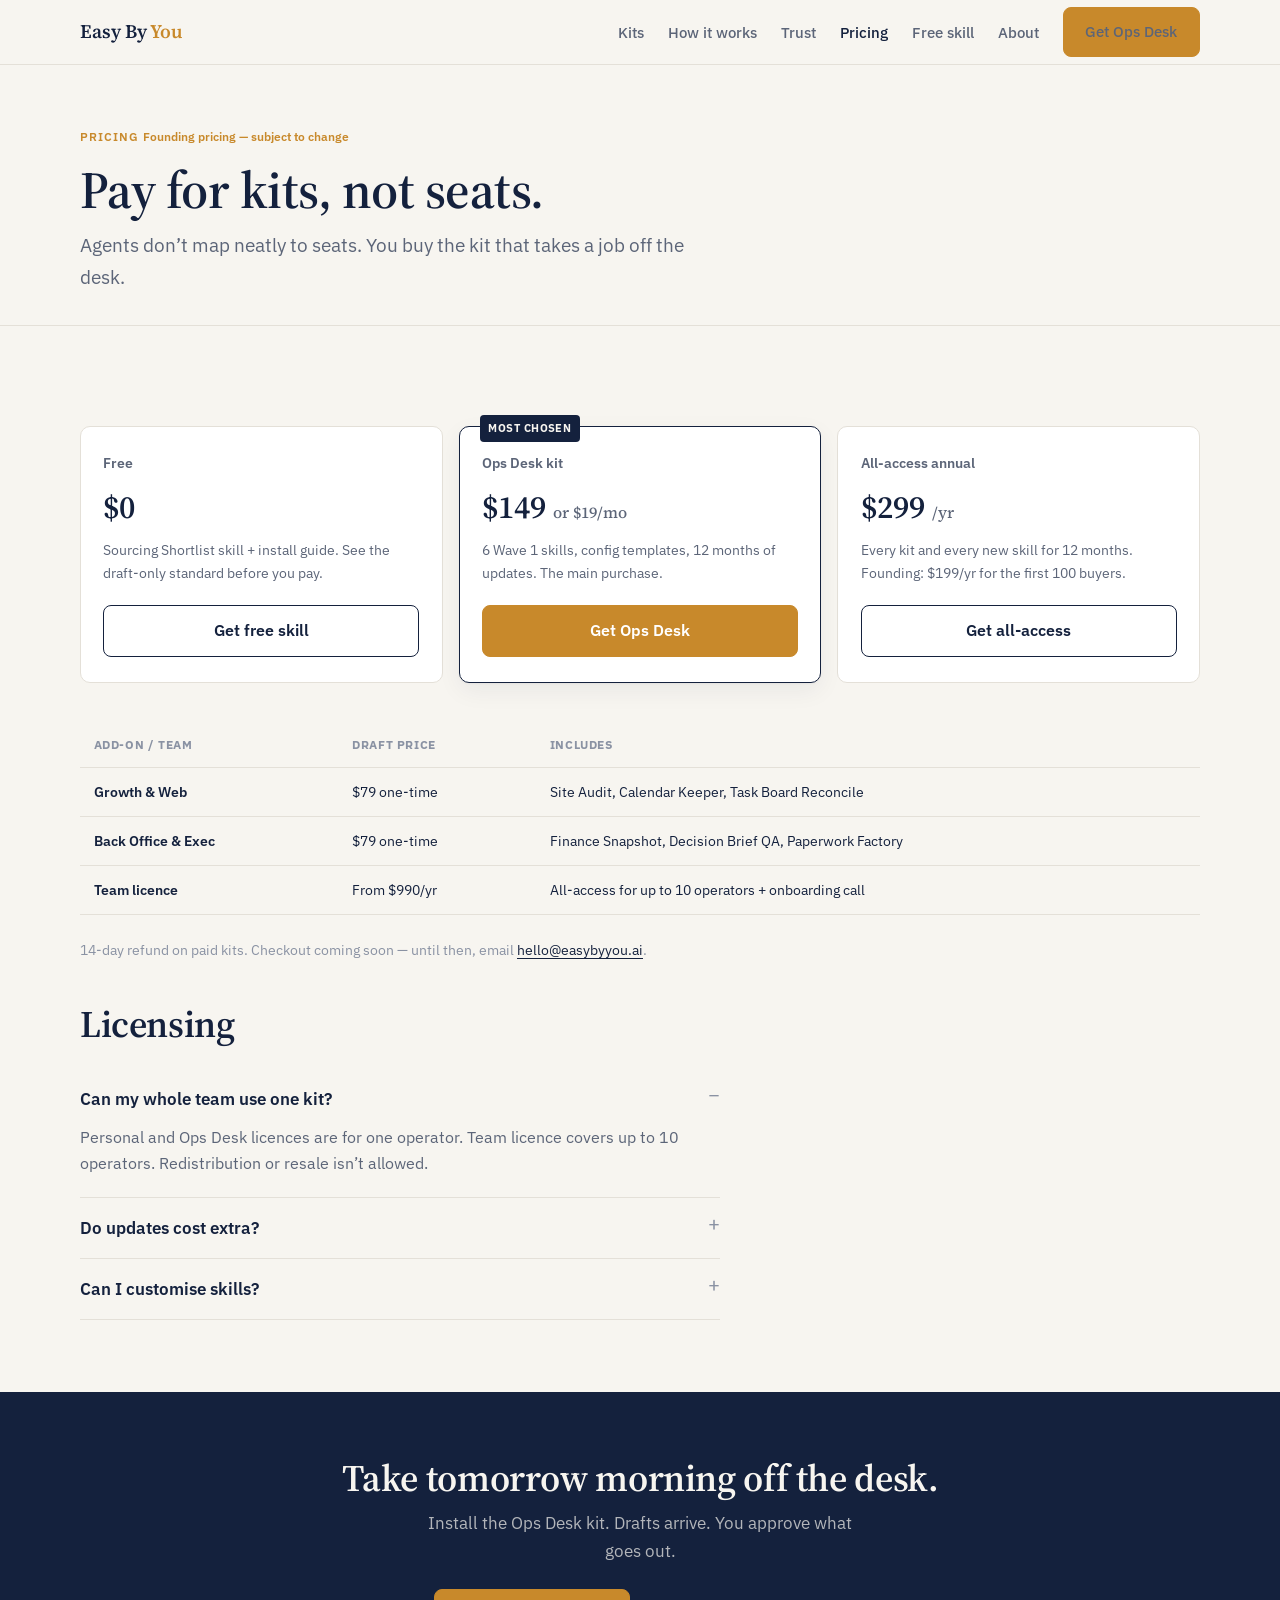
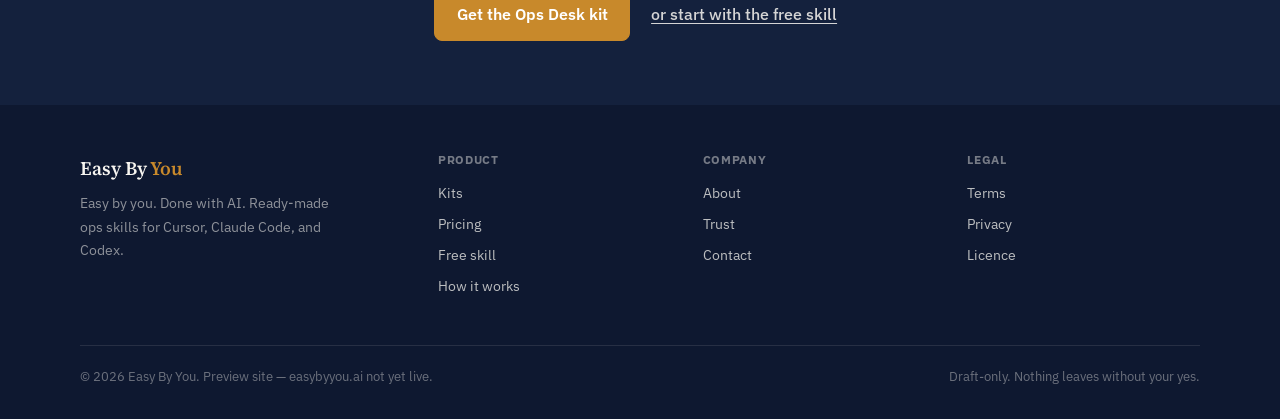
<file: pricing.html>
<!DOCTYPE html>
<html lang="en">
<head>
  <meta charset="utf-8">
  <meta name="viewport" content="width=device-width, initial-scale=1">
  <title>Pricing — Easy By You</title>
  <meta name="description" content="Founding pricing for Ops Desk, add-ons, all-access, and team licences.">
  <meta name="theme-color" content="#F7F5F0">
  <meta property="og:title" content="Pricing — Easy By You">
  <meta property="og:description" content="Founding pricing for Ops Desk, add-ons, all-access, and team licences.">
  <meta property="og:type" content="website">
  <meta property="og:url" content="https://easybyyou.ai/pricing.html">
  <link rel="preconnect" href="https://fonts.googleapis.com">
  <link rel="preconnect" href="https://fonts.gstatic.com" crossorigin>
  <link href="https://fonts.googleapis.com/css2?family=IBM+Plex+Sans:wght@400;500;600;700&family=Source+Serif+4:opsz,wght@8..60,500;8..60,600;8..60,700&display=swap" rel="stylesheet">
  <style>
    /* Critical fallback: keeps nav, buttons, and bg on-brand if css/styles.css fails to load */
    :root{--paper:#F7F5F0;--ink:#14213D;--amber:#C8892B;--line:#E4E0D8}
    body{margin:0;background:var(--paper);color:var(--ink);font-family:system-ui,-apple-system,sans-serif}
    .container{width:min(100% - 2.5rem,1120px);margin-inline:auto}
    .site-header{position:sticky;top:0;z-index:50;background:var(--paper);border-bottom:1px solid var(--line)}
    .nav{display:flex;align-items:center;justify-content:space-between;height:4rem;gap:1rem}
    .logo{font-weight:700;text-decoration:none;color:var(--ink)}
    .nav-links{display:flex;align-items:center;gap:1.5rem;list-style:none;margin:0;padding:0}
    .nav-links a{text-decoration:none;color:var(--ink);font-weight:500}
    .btn{display:inline-flex;align-items:center;justify-content:center;padding:.75rem 1.35rem;border-radius:8px;font-weight:600;text-decoration:none;border:1.5px solid transparent}
    .btn-primary{background:var(--amber);color:#fff;border-color:var(--amber)}
    .btn-outline{background:transparent;color:var(--ink);border-color:var(--ink)}
  </style>
  <link rel="stylesheet" href="css/styles.css">
  <link rel="canonical" href="https://easybyyou.ai/pricing.html">
</head>
<body>
  <header class="site-header">
    <div class="container nav">
      <a class="logo" href="index.html">Easy By <span>You</span></a>
      <button class="nav-toggle" type="button" aria-expanded="false" aria-controls="nav-menu">Menu</button>
      <ul class="nav-links" id="nav-menu">
      <li><a href="kits.html">Kits</a></li>
      <li><a href="how-it-works.html">How it works</a></li>
      <li><a href="trust.html">Trust</a></li>
      <li><a href="pricing.html" aria-current="page">Pricing</a></li>
      <li><a href="free.html">Free skill</a></li>
      <li><a href="about.html">About</a></li>
        <li><a class="btn btn-primary" href="pricing.html">Get Ops Desk</a></li>
      </ul>
    </div>
  </header>
  <main>
    <section class="page-hero">
      <div class="container">
        <p class="eyebrow">Pricing</p>
        <p class="founding-label">Founding pricing — subject to change</p>
        <h1>Pay for kits, not seats.</h1>
        <p class="lead">Agents don’t map neatly to seats. You buy the kit that takes a job off the desk.</p>
      </div>
    </section>
    <section class="section">
      <div class="container">
        <div class="pricing-grid">
          <div class="price-card">
            <p class="plan">Free</p>
            <p class="amount">$0</p>
            <p class="desc">Sourcing Shortlist skill + install guide. See the draft-only standard before you pay.</p>
            <a class="btn btn-outline" href="free.html">Get free skill</a>
          </div>
          <div class="price-card featured">
            <p class="plan">Ops Desk kit</p>
            <p class="amount">$149 <small>or $19/mo</small></p>
            <p class="desc">6 Wave 1 skills, config templates, 12 months of updates. The main purchase.</p>
            <a class="btn btn-primary" href="mailto:hello@easybyyou.ai?subject=Ops%20Desk%20kit">Get Ops Desk</a>
          </div>
          <div class="price-card">
            <p class="plan">All-access annual</p>
            <p class="amount">$299 <small>/yr</small></p>
            <p class="desc">Every kit and every new skill for 12 months. Founding: $199/yr for the first 100 buyers.</p>
            <a class="btn btn-outline" href="mailto:hello@easybyyou.ai?subject=All-access">Get all-access</a>
          </div>
        </div>
        <table class="compare" style="margin-top:2.5rem">
          <thead><tr><th>Add-on / team</th><th>Draft price</th><th>Includes</th></tr></thead>
          <tbody>
            <tr><td><strong>Growth &amp; Web</strong></td><td>$79 one-time</td><td>Site Audit, Calendar Keeper, Task Board Reconcile</td></tr>
            <tr><td><strong>Back Office &amp; Exec</strong></td><td>$79 one-time</td><td>Finance Snapshot, Decision Brief QA, Paperwork Factory</td></tr>
            <tr><td><strong>Team licence</strong></td><td>From $990/yr</td><td>All-access for up to 10 operators + onboarding call</td></tr>
          </tbody>
        </table>
        <p class="price-note" style="text-align:left">14-day refund on paid kits. Checkout coming soon — until then, email <a href="mailto:hello@easybyyou.ai">hello@easybyyou.ai</a>.</p>
        <div class="faq" style="margin-top:2.5rem">
          <h2>Licensing</h2>
          <details open><summary>Can my whole team use one kit?</summary><p>Personal and Ops Desk licences are for one operator. Team licence covers up to 10 operators. Redistribution or resale isn’t allowed.</p></details>
          <details><summary>Do updates cost extra?</summary><p>Ops Desk includes 12 months of updates. All-access includes every new skill for the subscription year.</p></details>
          <details><summary>Can I customise skills?</summary><p>Yes, for your own use. Sharing or selling modified copies isn’t permitted under the licence.</p></details>
        </div>
      </div>
    </section>
  <section class="cta-band">
    <div class="container">
      <h2>Take tomorrow morning off the desk.</h2>
      <p>Install the Ops Desk kit. Drafts arrive. You approve what goes out.</p>
      <div class="btn-row" style="justify-content:center">
        <a class="btn btn-primary" href="pricing.html">Get the Ops Desk kit</a>
        <a class="btn btn-ghost" href="free.html">or start with the free skill</a>
      </div>
    </div>
  </section>
  </main>
  <footer class="site-footer">
    <div class="container">
      <div class="footer-grid">
        <div>
          <a class="logo" href="index.html">Easy By <span>You</span></a>
          <p>Easy by you. Done with AI. Ready-made ops skills for Cursor, Claude Code, and Codex.</p>
        </div>
        <div class="footer-col">
          <h4>Product</h4>
          <ul>
            <li><a href="kits.html">Kits</a></li>
            <li><a href="pricing.html">Pricing</a></li>
            <li><a href="free.html">Free skill</a></li>
            <li><a href="how-it-works.html">How it works</a></li>
          </ul>
        </div>
        <div class="footer-col">
          <h4>Company</h4>
          <ul>
            <li><a href="about.html">About</a></li>
            <li><a href="trust.html">Trust</a></li>
            <li><a href="mailto:hello@easybyyou.ai">Contact</a></li>
          </ul>
        </div>
        <div class="footer-col">
          <h4>Legal</h4>
          <ul>
            <li><a href="#">Terms</a></li>
            <li><a href="#">Privacy</a></li>
            <li><a href="#">Licence</a></li>
          </ul>
        </div>
      </div>
      <div class="footer-bottom">
        <span>© 2026 Easy By You. Preview site — easybyyou.ai not yet live.</span>
        <span>Draft-only. Nothing leaves without your yes.</span>
      </div>
    </div>
  </footer>
  <script src="js/main.js"></script>
</body>
</html>
</file>
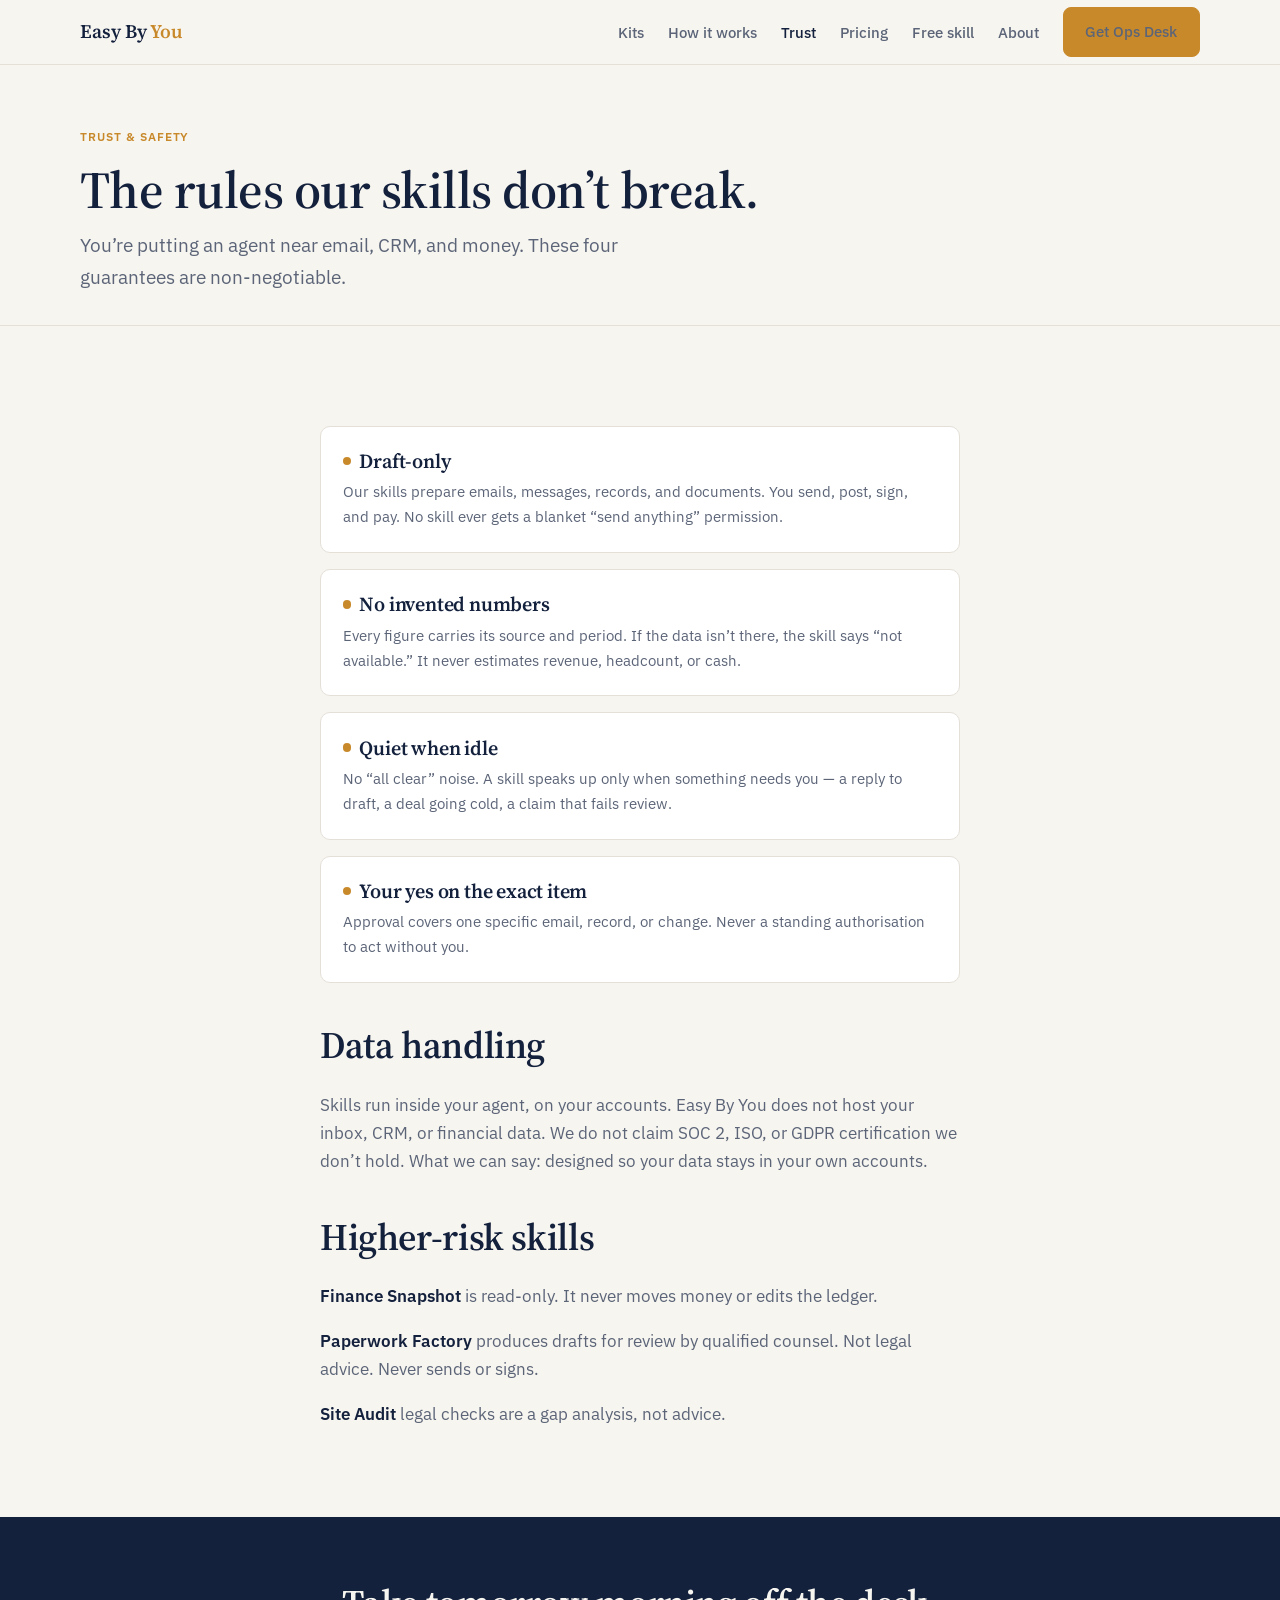
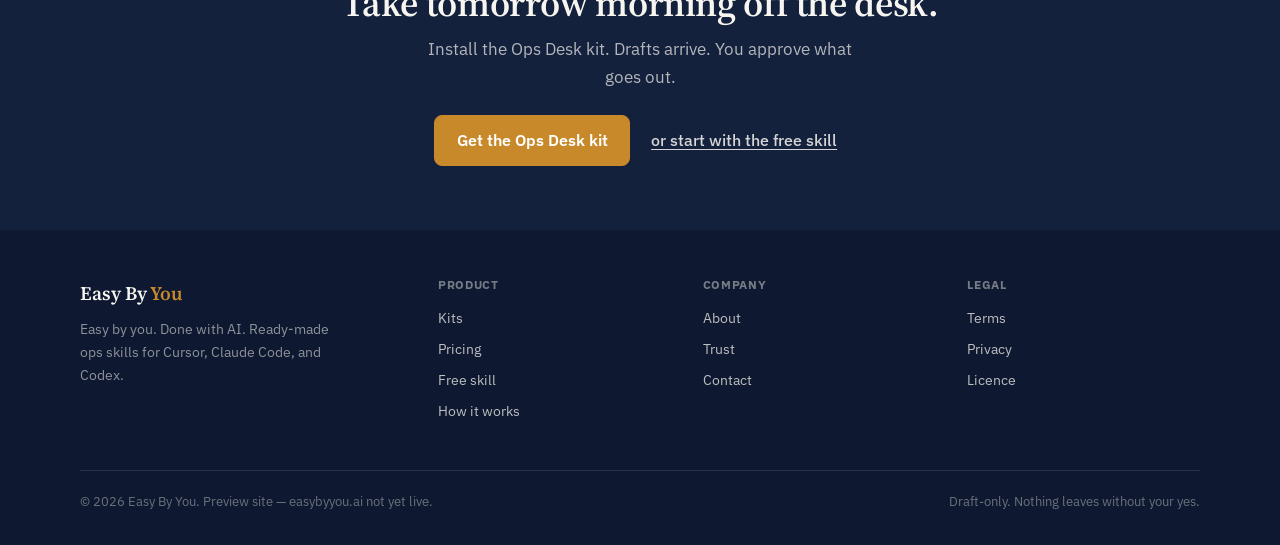
<file: trust.html>
<!DOCTYPE html>
<html lang="en">
<head>
  <meta charset="utf-8">
  <meta name="viewport" content="width=device-width, initial-scale=1">
  <title>Trust & safety — Easy By You</title>
  <meta name="description" content="The rules our skills don’t break: draft-only, no invented numbers, quiet when idle, your yes on the exact item.">
  <meta name="theme-color" content="#F7F5F0">
  <meta property="og:title" content="Trust & safety — Easy By You">
  <meta property="og:description" content="The rules our skills don’t break: draft-only, no invented numbers, quiet when idle, your yes on the exact item.">
  <meta property="og:type" content="website">
  <meta property="og:url" content="https://easybyyou.ai/trust.html">
  <link rel="preconnect" href="https://fonts.googleapis.com">
  <link rel="preconnect" href="https://fonts.gstatic.com" crossorigin>
  <link href="https://fonts.googleapis.com/css2?family=IBM+Plex+Sans:wght@400;500;600;700&family=Source+Serif+4:opsz,wght@8..60,500;8..60,600;8..60,700&display=swap" rel="stylesheet">
  <style>
    /* Critical fallback: keeps nav, buttons, and bg on-brand if css/styles.css fails to load */
    :root{--paper:#F7F5F0;--ink:#14213D;--amber:#C8892B;--line:#E4E0D8}
    body{margin:0;background:var(--paper);color:var(--ink);font-family:system-ui,-apple-system,sans-serif}
    .container{width:min(100% - 2.5rem,1120px);margin-inline:auto}
    .site-header{position:sticky;top:0;z-index:50;background:var(--paper);border-bottom:1px solid var(--line)}
    .nav{display:flex;align-items:center;justify-content:space-between;height:4rem;gap:1rem}
    .logo{font-weight:700;text-decoration:none;color:var(--ink)}
    .nav-links{display:flex;align-items:center;gap:1.5rem;list-style:none;margin:0;padding:0}
    .nav-links a{text-decoration:none;color:var(--ink);font-weight:500}
    .btn{display:inline-flex;align-items:center;justify-content:center;padding:.75rem 1.35rem;border-radius:8px;font-weight:600;text-decoration:none;border:1.5px solid transparent}
    .btn-primary{background:var(--amber);color:#fff;border-color:var(--amber)}
    .btn-outline{background:transparent;color:var(--ink);border-color:var(--ink)}
  </style>
  <link rel="stylesheet" href="css/styles.css">
  <link rel="canonical" href="https://easybyyou.ai/trust.html">
</head>
<body>
  <header class="site-header">
    <div class="container nav">
      <a class="logo" href="index.html">Easy By <span>You</span></a>
      <button class="nav-toggle" type="button" aria-expanded="false" aria-controls="nav-menu">Menu</button>
      <ul class="nav-links" id="nav-menu">
      <li><a href="kits.html">Kits</a></li>
      <li><a href="how-it-works.html">How it works</a></li>
      <li><a href="trust.html" aria-current="page">Trust</a></li>
      <li><a href="pricing.html">Pricing</a></li>
      <li><a href="free.html">Free skill</a></li>
      <li><a href="about.html">About</a></li>
        <li><a class="btn btn-primary" href="pricing.html">Get Ops Desk</a></li>
      </ul>
    </div>
  </header>
  <main>
    <section class="page-hero">
      <div class="container">
        <p class="eyebrow">Trust &amp; safety</p>
        <h1>The rules our skills don’t break.</h1>
        <p class="lead">You’re putting an agent near email, CRM, and money. These four guarantees are non-negotiable.</p>
      </div>
    </section>
    <section class="section">
      <div class="container content-block">
        <div class="trust-grid" style="grid-template-columns:1fr;max-width:40rem">
          <div class="trust-card"><h3>Draft-only</h3><p>Our skills prepare emails, messages, records, and documents. You send, post, sign, and pay. No skill ever gets a blanket “send anything” permission.</p></div>
          <div class="trust-card"><h3>No invented numbers</h3><p>Every figure carries its source and period. If the data isn’t there, the skill says “not available.” It never estimates revenue, headcount, or cash.</p></div>
          <div class="trust-card"><h3>Quiet when idle</h3><p>No “all clear” noise. A skill speaks up only when something needs you — a reply to draft, a deal going cold, a claim that fails review.</p></div>
          <div class="trust-card"><h3>Your yes on the exact item</h3><p>Approval covers one specific email, record, or change. Never a standing authorisation to act without you.</p></div>
        </div>
        <h2>Data handling</h2>
        <p>Skills run inside your agent, on your accounts. Easy By You does not host your inbox, CRM, or financial data. We do not claim SOC 2, ISO, or GDPR certification we don’t hold. What we can say: designed so your data stays in your own accounts.</p>
        <h2>Higher-risk skills</h2>
        <p><strong>Finance Snapshot</strong> is read-only. It never moves money or edits the ledger.</p>
        <p><strong>Paperwork Factory</strong> produces drafts for review by qualified counsel. Not legal advice. Never sends or signs.</p>
        <p><strong>Site Audit</strong> legal checks are a gap analysis, not advice.</p>
      </div>
    </section>
  <section class="cta-band">
    <div class="container">
      <h2>Take tomorrow morning off the desk.</h2>
      <p>Install the Ops Desk kit. Drafts arrive. You approve what goes out.</p>
      <div class="btn-row" style="justify-content:center">
        <a class="btn btn-primary" href="pricing.html">Get the Ops Desk kit</a>
        <a class="btn btn-ghost" href="free.html">or start with the free skill</a>
      </div>
    </div>
  </section>
  </main>
  <footer class="site-footer">
    <div class="container">
      <div class="footer-grid">
        <div>
          <a class="logo" href="index.html">Easy By <span>You</span></a>
          <p>Easy by you. Done with AI. Ready-made ops skills for Cursor, Claude Code, and Codex.</p>
        </div>
        <div class="footer-col">
          <h4>Product</h4>
          <ul>
            <li><a href="kits.html">Kits</a></li>
            <li><a href="pricing.html">Pricing</a></li>
            <li><a href="free.html">Free skill</a></li>
            <li><a href="how-it-works.html">How it works</a></li>
          </ul>
        </div>
        <div class="footer-col">
          <h4>Company</h4>
          <ul>
            <li><a href="about.html">About</a></li>
            <li><a href="trust.html">Trust</a></li>
            <li><a href="mailto:hello@easybyyou.ai">Contact</a></li>
          </ul>
        </div>
        <div class="footer-col">
          <h4>Legal</h4>
          <ul>
            <li><a href="#">Terms</a></li>
            <li><a href="#">Privacy</a></li>
            <li><a href="#">Licence</a></li>
          </ul>
        </div>
      </div>
      <div class="footer-bottom">
        <span>© 2026 Easy By You. Preview site — easybyyou.ai not yet live.</span>
        <span>Draft-only. Nothing leaves without your yes.</span>
      </div>
    </div>
  </footer>
  <script src="js/main.js"></script>
</body>
</html>
</file>
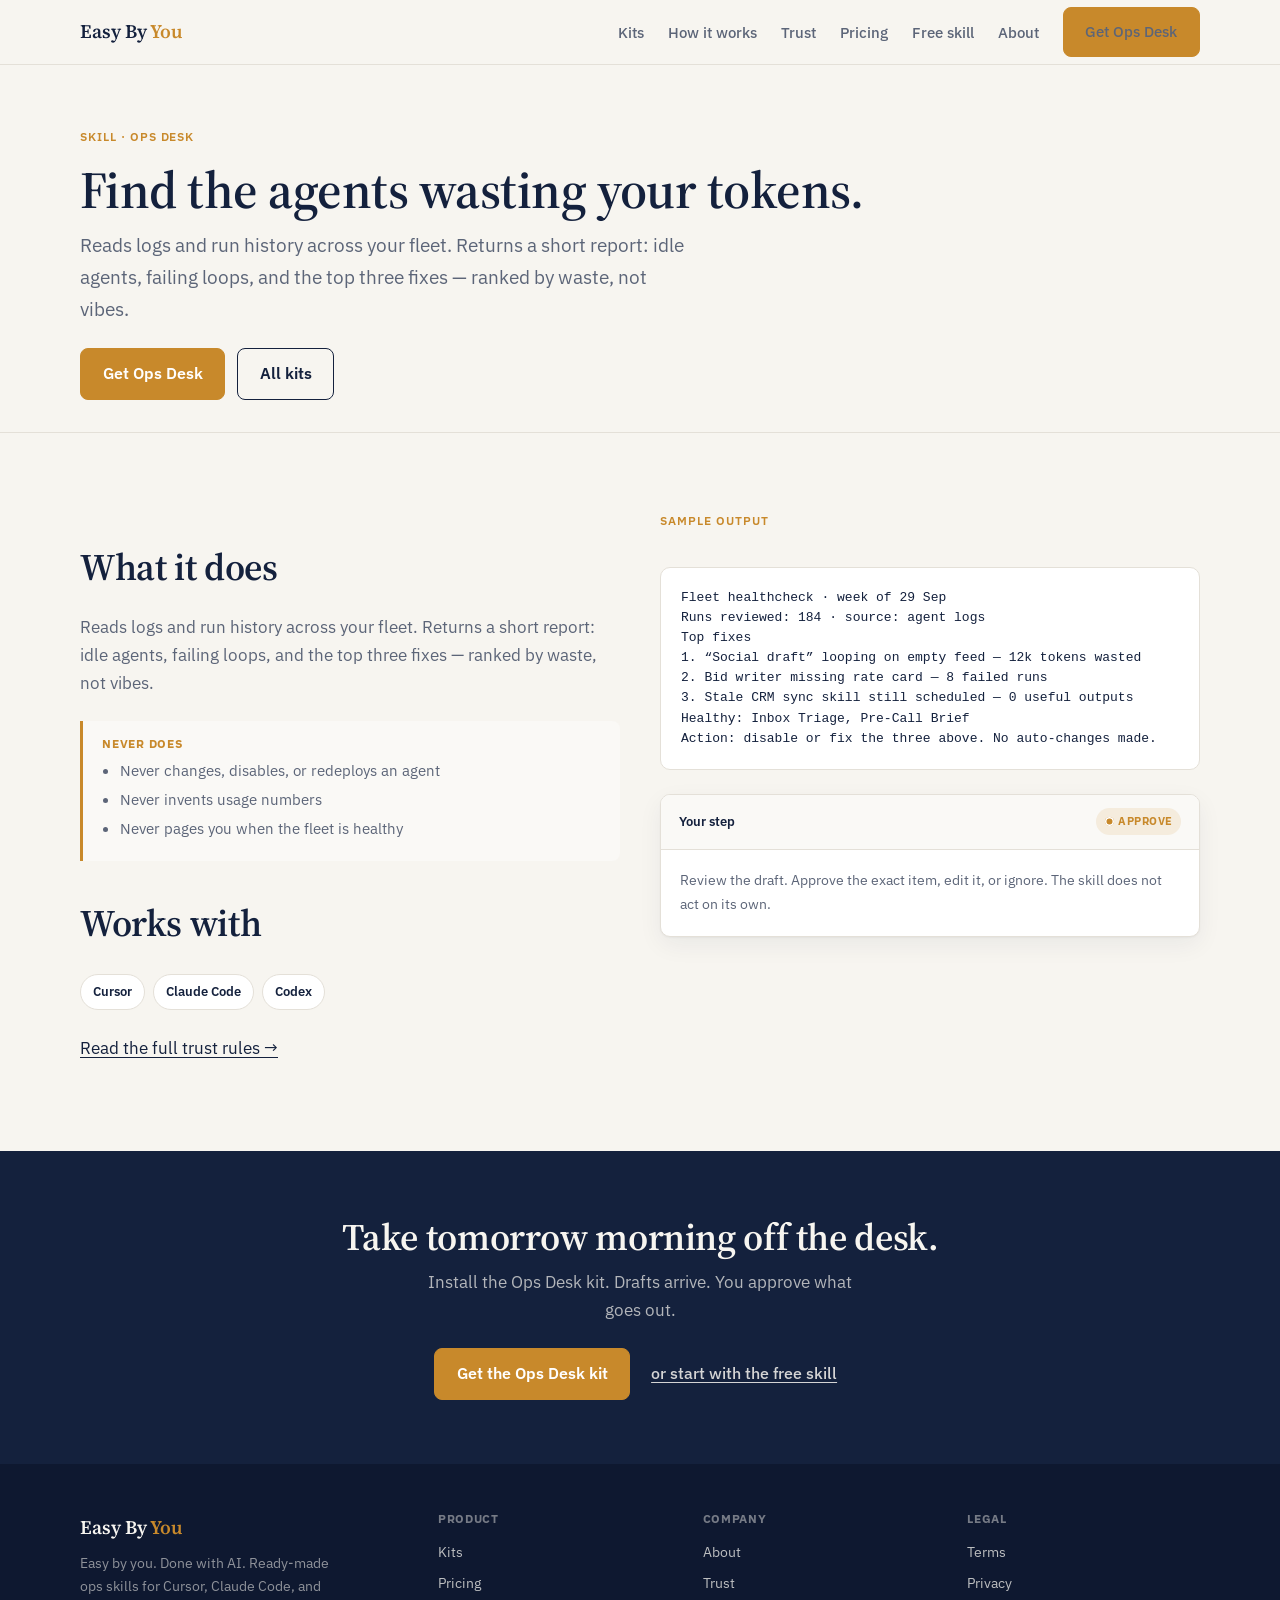
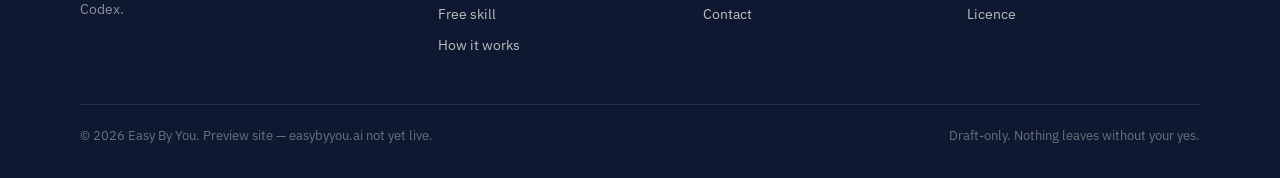
<file: skills/agent-fleet-healthcheck.html>
<!DOCTYPE html>
<html lang="en">
<head>
  <meta charset="utf-8">
  <meta name="viewport" content="width=device-width, initial-scale=1">
  <title>Agent Fleet Healthcheck — Easy By You</title>
  <meta name="description" content="Agent Fleet Healthcheck surfaces the three fixes that cut agent waste each week. Never changes an agent itself.">
  <meta name="theme-color" content="#F7F5F0">
  <meta property="og:title" content="Agent Fleet Healthcheck — Easy By You">
  <meta property="og:description" content="Agent Fleet Healthcheck surfaces the three fixes that cut agent waste each week. Never changes an agent itself.">
  <meta property="og:type" content="website">
  <meta property="og:url" content="https://easybyyou.ai/skills/agent-fleet-healthcheck.html">
  <link rel="preconnect" href="https://fonts.googleapis.com">
  <link rel="preconnect" href="https://fonts.gstatic.com" crossorigin>
  <link href="https://fonts.googleapis.com/css2?family=IBM+Plex+Sans:wght@400;500;600;700&family=Source+Serif+4:opsz,wght@8..60,500;8..60,600;8..60,700&display=swap" rel="stylesheet">
  <style>
    /* Critical fallback: keeps nav, buttons, and bg on-brand if css/styles.css fails to load */
    :root{--paper:#F7F5F0;--ink:#14213D;--amber:#C8892B;--line:#E4E0D8}
    body{margin:0;background:var(--paper);color:var(--ink);font-family:system-ui,-apple-system,sans-serif}
    .container{width:min(100% - 2.5rem,1120px);margin-inline:auto}
    .site-header{position:sticky;top:0;z-index:50;background:var(--paper);border-bottom:1px solid var(--line)}
    .nav{display:flex;align-items:center;justify-content:space-between;height:4rem;gap:1rem}
    .logo{font-weight:700;text-decoration:none;color:var(--ink)}
    .nav-links{display:flex;align-items:center;gap:1.5rem;list-style:none;margin:0;padding:0}
    .nav-links a{text-decoration:none;color:var(--ink);font-weight:500}
    .btn{display:inline-flex;align-items:center;justify-content:center;padding:.75rem 1.35rem;border-radius:8px;font-weight:600;text-decoration:none;border:1.5px solid transparent}
    .btn-primary{background:var(--amber);color:#fff;border-color:var(--amber)}
    .btn-outline{background:transparent;color:var(--ink);border-color:var(--ink)}
  </style>
  <link rel="stylesheet" href="../css/styles.css">
  <link rel="canonical" href="https://easybyyou.ai/skills/agent-fleet-healthcheck.html">
</head>
<body>
  <header class="site-header">
    <div class="container nav">
      <a class="logo" href="../index.html">Easy By <span>You</span></a>
      <button class="nav-toggle" type="button" aria-expanded="false" aria-controls="nav-menu">Menu</button>
      <ul class="nav-links" id="nav-menu">
      <li><a href="../kits.html">Kits</a></li>
      <li><a href="../how-it-works.html">How it works</a></li>
      <li><a href="../trust.html">Trust</a></li>
      <li><a href="../pricing.html">Pricing</a></li>
      <li><a href="../free.html">Free skill</a></li>
      <li><a href="../about.html">About</a></li>
        <li><a class="btn btn-primary" href="../pricing.html">Get Ops Desk</a></li>
      </ul>
    </div>
  </header>
  <main>
    <section class="page-hero">
      <div class="container">
        <p class="eyebrow">Skill · Ops Desk</p>
        <h1>Find the agents wasting your tokens.</h1>
        <p class="lead">Reads logs and run history across your fleet. Returns a short report: idle agents, failing loops, and the top three fixes — ranked by waste, not vibes.</p>
        <div class="btn-row">
          <a class="btn btn-primary" href="../pricing.html">Get Ops Desk</a>
          <a class="btn btn-outline" href="../kits.html">All kits</a>
        </div>
      </div>
    </section>
    <section class="section">
      <div class="container two-col">
        <div class="content-block">
          <h2>What it does</h2>
          <p>Reads logs and run history across your fleet. Returns a short report: idle agents, failing loops, and the top three fixes — ranked by waste, not vibes.</p>
          <div class="never-box">
            <h4>Never does</h4>
            <ul><li>Never changes, disables, or redeploys an agent</li><li>Never invents usage numbers</li><li>Never pages you when the fleet is healthy</li></ul>
          </div>
          <h2>Works with</h2>
          <div class="badges">
            <span class="badge">Cursor</span>
            <span class="badge">Claude Code</span>
            <span class="badge">Codex</span>
          </div>
          <p style="margin-top:1.5rem"><a href="../trust.html">Read the full trust rules →</a></p>
        </div>
        <div>
          <p class="eyebrow">Sample output</p>
          <div class="sample-output"><pre>Fleet healthcheck · week of 29 Sep
Runs reviewed: 184 · source: agent logs
Top fixes
1. “Social draft” looping on empty feed — 12k tokens wasted
2. Bid writer missing rate card — 8 failed runs
3. Stale CRM sync skill still scheduled — 0 useful outputs
Healthy: Inbox Triage, Pre-Call Brief
Action: disable or fix the three above. No auto-changes made.</pre></div>
          <div class="product-card" style="margin-top:1rem">
            <div class="product-card-head"><p class="title">Your step</p><span class="badge-approved">Approve</span></div>
            <div class="product-card-body">
              <p style="margin:0;font-size:0.9rem;color:var(--slate)">Review the draft. Approve the exact item, edit it, or ignore. The skill does not act on its own.</p>
            </div>
          </div>
        </div>
      </div>
    </section>
  <section class="cta-band">
    <div class="container">
      <h2>Take tomorrow morning off the desk.</h2>
      <p>Install the Ops Desk kit. Drafts arrive. You approve what goes out.</p>
      <div class="btn-row" style="justify-content:center">
        <a class="btn btn-primary" href="../pricing.html">Get the Ops Desk kit</a>
        <a class="btn btn-ghost" href="../free.html">or start with the free skill</a>
      </div>
    </div>
  </section>
  </main>
  <footer class="site-footer">
    <div class="container">
      <div class="footer-grid">
        <div>
          <a class="logo" href="../index.html">Easy By <span>You</span></a>
          <p>Easy by you. Done with AI. Ready-made ops skills for Cursor, Claude Code, and Codex.</p>
        </div>
        <div class="footer-col">
          <h4>Product</h4>
          <ul>
            <li><a href="../kits.html">Kits</a></li>
            <li><a href="../pricing.html">Pricing</a></li>
            <li><a href="../free.html">Free skill</a></li>
            <li><a href="../how-it-works.html">How it works</a></li>
          </ul>
        </div>
        <div class="footer-col">
          <h4>Company</h4>
          <ul>
            <li><a href="../about.html">About</a></li>
            <li><a href="../trust.html">Trust</a></li>
            <li><a href="mailto:hello@easybyyou.ai">Contact</a></li>
          </ul>
        </div>
        <div class="footer-col">
          <h4>Legal</h4>
          <ul>
            <li><a href="#">Terms</a></li>
            <li><a href="#">Privacy</a></li>
            <li><a href="#">Licence</a></li>
          </ul>
        </div>
      </div>
      <div class="footer-bottom">
        <span>© 2026 Easy By You. Preview site — easybyyou.ai not yet live.</span>
        <span>Draft-only. Nothing leaves without your yes.</span>
      </div>
    </div>
  </footer>
  <script src="../js/main.js"></script>
</body>
</html>
</file>
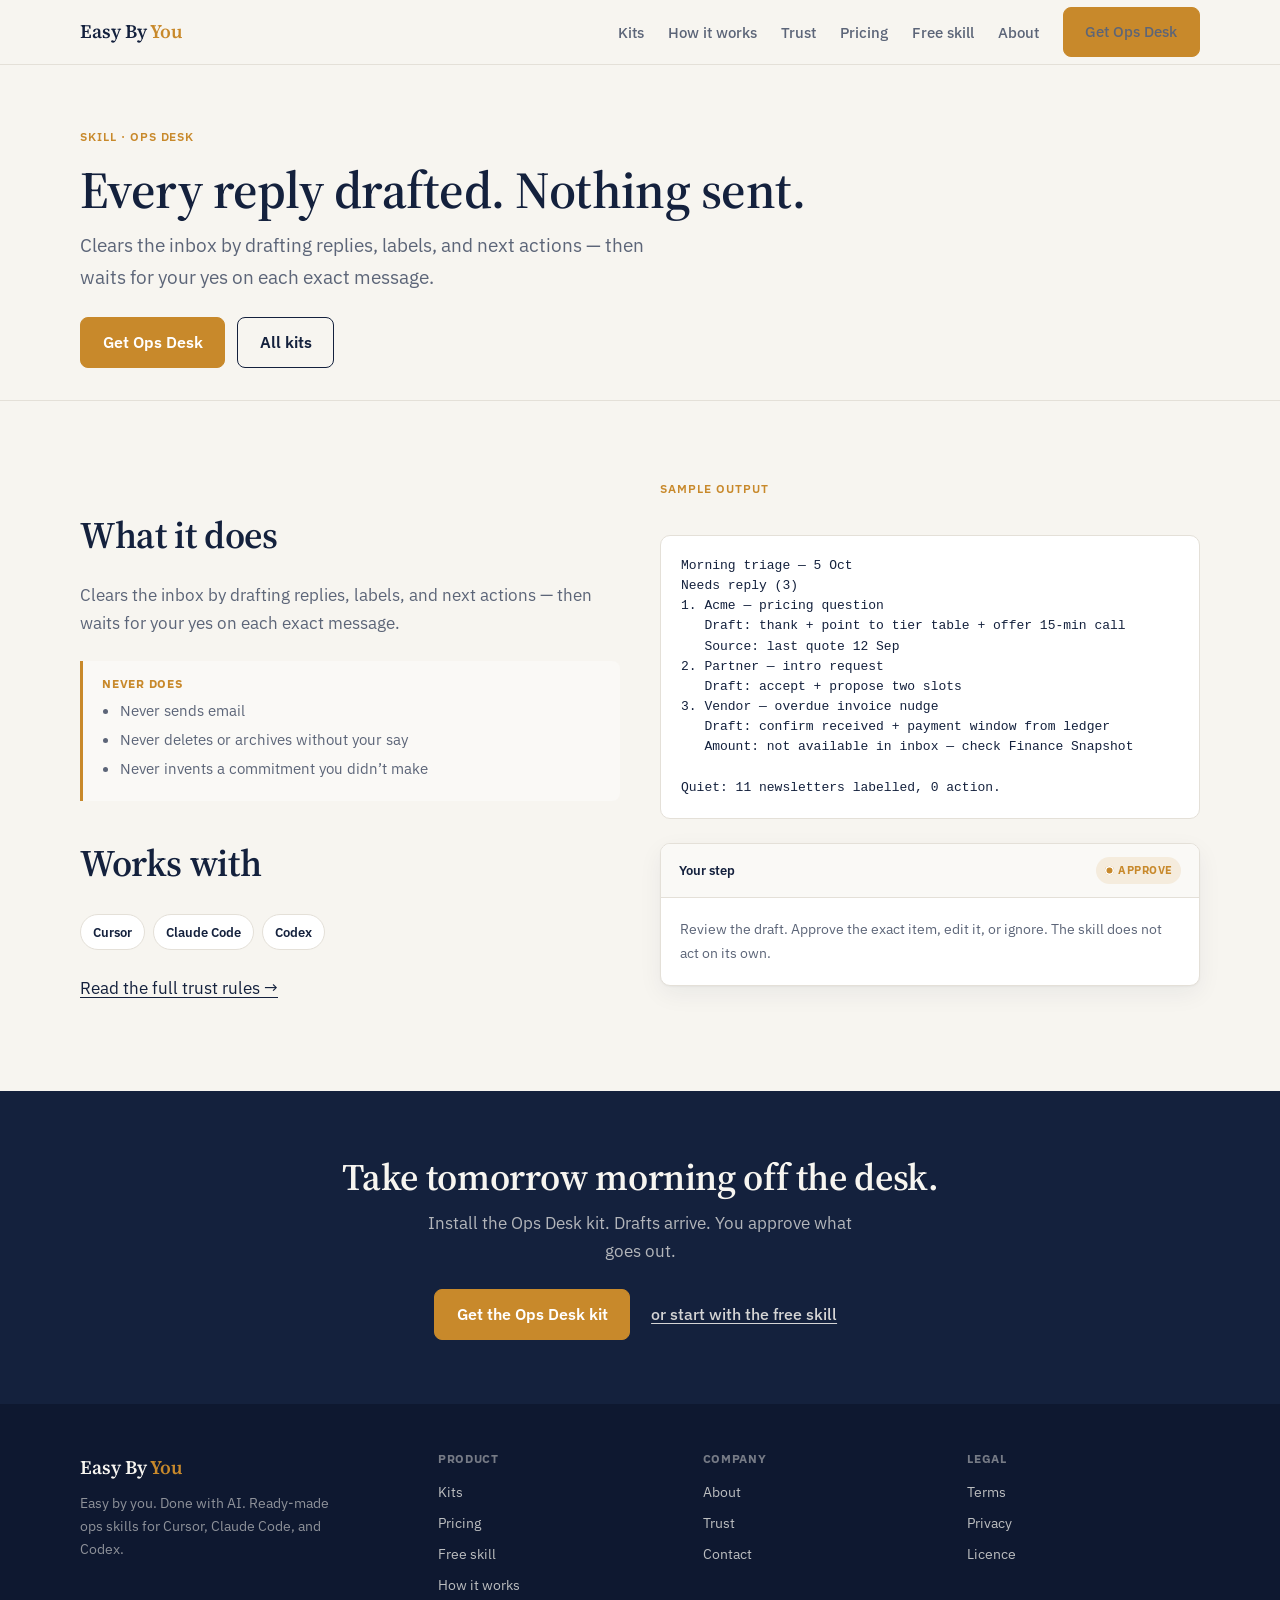
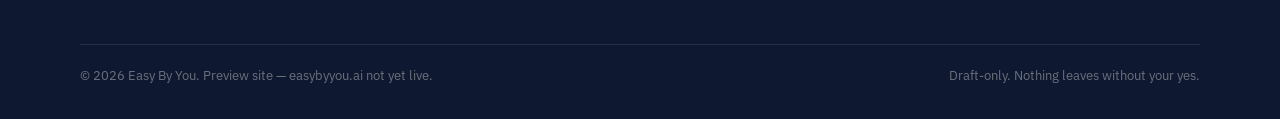
<file: skills/inbox-triage.html>
<!DOCTYPE html>
<html lang="en">
<head>
  <meta charset="utf-8">
  <meta name="viewport" content="width=device-width, initial-scale=1">
  <title>Inbox Triage — Easy By You</title>
  <meta name="description" content="Inbox Triage drafts every reply each morning. Never sends or deletes.">
  <meta name="theme-color" content="#F7F5F0">
  <meta property="og:title" content="Inbox Triage — Easy By You">
  <meta property="og:description" content="Inbox Triage drafts every reply each morning. Never sends or deletes.">
  <meta property="og:type" content="website">
  <meta property="og:url" content="https://easybyyou.ai/skills/inbox-triage.html">
  <link rel="preconnect" href="https://fonts.googleapis.com">
  <link rel="preconnect" href="https://fonts.gstatic.com" crossorigin>
  <link href="https://fonts.googleapis.com/css2?family=IBM+Plex+Sans:wght@400;500;600;700&family=Source+Serif+4:opsz,wght@8..60,500;8..60,600;8..60,700&display=swap" rel="stylesheet">
  <style>
    /* Critical fallback: keeps nav, buttons, and bg on-brand if css/styles.css fails to load */
    :root{--paper:#F7F5F0;--ink:#14213D;--amber:#C8892B;--line:#E4E0D8}
    body{margin:0;background:var(--paper);color:var(--ink);font-family:system-ui,-apple-system,sans-serif}
    .container{width:min(100% - 2.5rem,1120px);margin-inline:auto}
    .site-header{position:sticky;top:0;z-index:50;background:var(--paper);border-bottom:1px solid var(--line)}
    .nav{display:flex;align-items:center;justify-content:space-between;height:4rem;gap:1rem}
    .logo{font-weight:700;text-decoration:none;color:var(--ink)}
    .nav-links{display:flex;align-items:center;gap:1.5rem;list-style:none;margin:0;padding:0}
    .nav-links a{text-decoration:none;color:var(--ink);font-weight:500}
    .btn{display:inline-flex;align-items:center;justify-content:center;padding:.75rem 1.35rem;border-radius:8px;font-weight:600;text-decoration:none;border:1.5px solid transparent}
    .btn-primary{background:var(--amber);color:#fff;border-color:var(--amber)}
    .btn-outline{background:transparent;color:var(--ink);border-color:var(--ink)}
  </style>
  <link rel="stylesheet" href="../css/styles.css">
  <link rel="canonical" href="https://easybyyou.ai/skills/inbox-triage.html">
</head>
<body>
  <header class="site-header">
    <div class="container nav">
      <a class="logo" href="../index.html">Easy By <span>You</span></a>
      <button class="nav-toggle" type="button" aria-expanded="false" aria-controls="nav-menu">Menu</button>
      <ul class="nav-links" id="nav-menu">
      <li><a href="../kits.html">Kits</a></li>
      <li><a href="../how-it-works.html">How it works</a></li>
      <li><a href="../trust.html">Trust</a></li>
      <li><a href="../pricing.html">Pricing</a></li>
      <li><a href="../free.html">Free skill</a></li>
      <li><a href="../about.html">About</a></li>
        <li><a class="btn btn-primary" href="../pricing.html">Get Ops Desk</a></li>
      </ul>
    </div>
  </header>
  <main>
    <section class="page-hero">
      <div class="container">
        <p class="eyebrow">Skill · Ops Desk</p>
        <h1>Every reply drafted. Nothing sent.</h1>
        <p class="lead">Clears the inbox by drafting replies, labels, and next actions — then waits for your yes on each exact message.</p>
        <div class="btn-row">
          <a class="btn btn-primary" href="../pricing.html">Get Ops Desk</a>
          <a class="btn btn-outline" href="../kits.html">All kits</a>
        </div>
      </div>
    </section>
    <section class="section">
      <div class="container two-col">
        <div class="content-block">
          <h2>What it does</h2>
          <p>Clears the inbox by drafting replies, labels, and next actions — then waits for your yes on each exact message.</p>
          <div class="never-box">
            <h4>Never does</h4>
            <ul><li>Never sends email</li><li>Never deletes or archives without your say</li><li>Never invents a commitment you didn’t make</li></ul>
          </div>
          <h2>Works with</h2>
          <div class="badges">
            <span class="badge">Cursor</span>
            <span class="badge">Claude Code</span>
            <span class="badge">Codex</span>
          </div>
          <p style="margin-top:1.5rem"><a href="../trust.html">Read the full trust rules →</a></p>
        </div>
        <div>
          <p class="eyebrow">Sample output</p>
          <div class="sample-output"><pre>Morning triage — 5 Oct
Needs reply (3)
1. Acme — pricing question
   Draft: thank + point to tier table + offer 15-min call
   Source: last quote 12 Sep
2. Partner — intro request
   Draft: accept + propose two slots
3. Vendor — overdue invoice nudge
   Draft: confirm received + payment window from ledger
   Amount: not available in inbox — check Finance Snapshot

Quiet: 11 newsletters labelled, 0 action.</pre></div>
          <div class="product-card" style="margin-top:1rem">
            <div class="product-card-head"><p class="title">Your step</p><span class="badge-approved">Approve</span></div>
            <div class="product-card-body">
              <p style="margin:0;font-size:0.9rem;color:var(--slate)">Review the draft. Approve the exact item, edit it, or ignore. The skill does not act on its own.</p>
            </div>
          </div>
        </div>
      </div>
    </section>
  <section class="cta-band">
    <div class="container">
      <h2>Take tomorrow morning off the desk.</h2>
      <p>Install the Ops Desk kit. Drafts arrive. You approve what goes out.</p>
      <div class="btn-row" style="justify-content:center">
        <a class="btn btn-primary" href="../pricing.html">Get the Ops Desk kit</a>
        <a class="btn btn-ghost" href="../free.html">or start with the free skill</a>
      </div>
    </div>
  </section>
  </main>
  <footer class="site-footer">
    <div class="container">
      <div class="footer-grid">
        <div>
          <a class="logo" href="../index.html">Easy By <span>You</span></a>
          <p>Easy by you. Done with AI. Ready-made ops skills for Cursor, Claude Code, and Codex.</p>
        </div>
        <div class="footer-col">
          <h4>Product</h4>
          <ul>
            <li><a href="../kits.html">Kits</a></li>
            <li><a href="../pricing.html">Pricing</a></li>
            <li><a href="../free.html">Free skill</a></li>
            <li><a href="../how-it-works.html">How it works</a></li>
          </ul>
        </div>
        <div class="footer-col">
          <h4>Company</h4>
          <ul>
            <li><a href="../about.html">About</a></li>
            <li><a href="../trust.html">Trust</a></li>
            <li><a href="mailto:hello@easybyyou.ai">Contact</a></li>
          </ul>
        </div>
        <div class="footer-col">
          <h4>Legal</h4>
          <ul>
            <li><a href="#">Terms</a></li>
            <li><a href="#">Privacy</a></li>
            <li><a href="#">Licence</a></li>
          </ul>
        </div>
      </div>
      <div class="footer-bottom">
        <span>© 2026 Easy By You. Preview site — easybyyou.ai not yet live.</span>
        <span>Draft-only. Nothing leaves without your yes.</span>
      </div>
    </div>
  </footer>
  <script src="../js/main.js"></script>
</body>
</html>
</file>
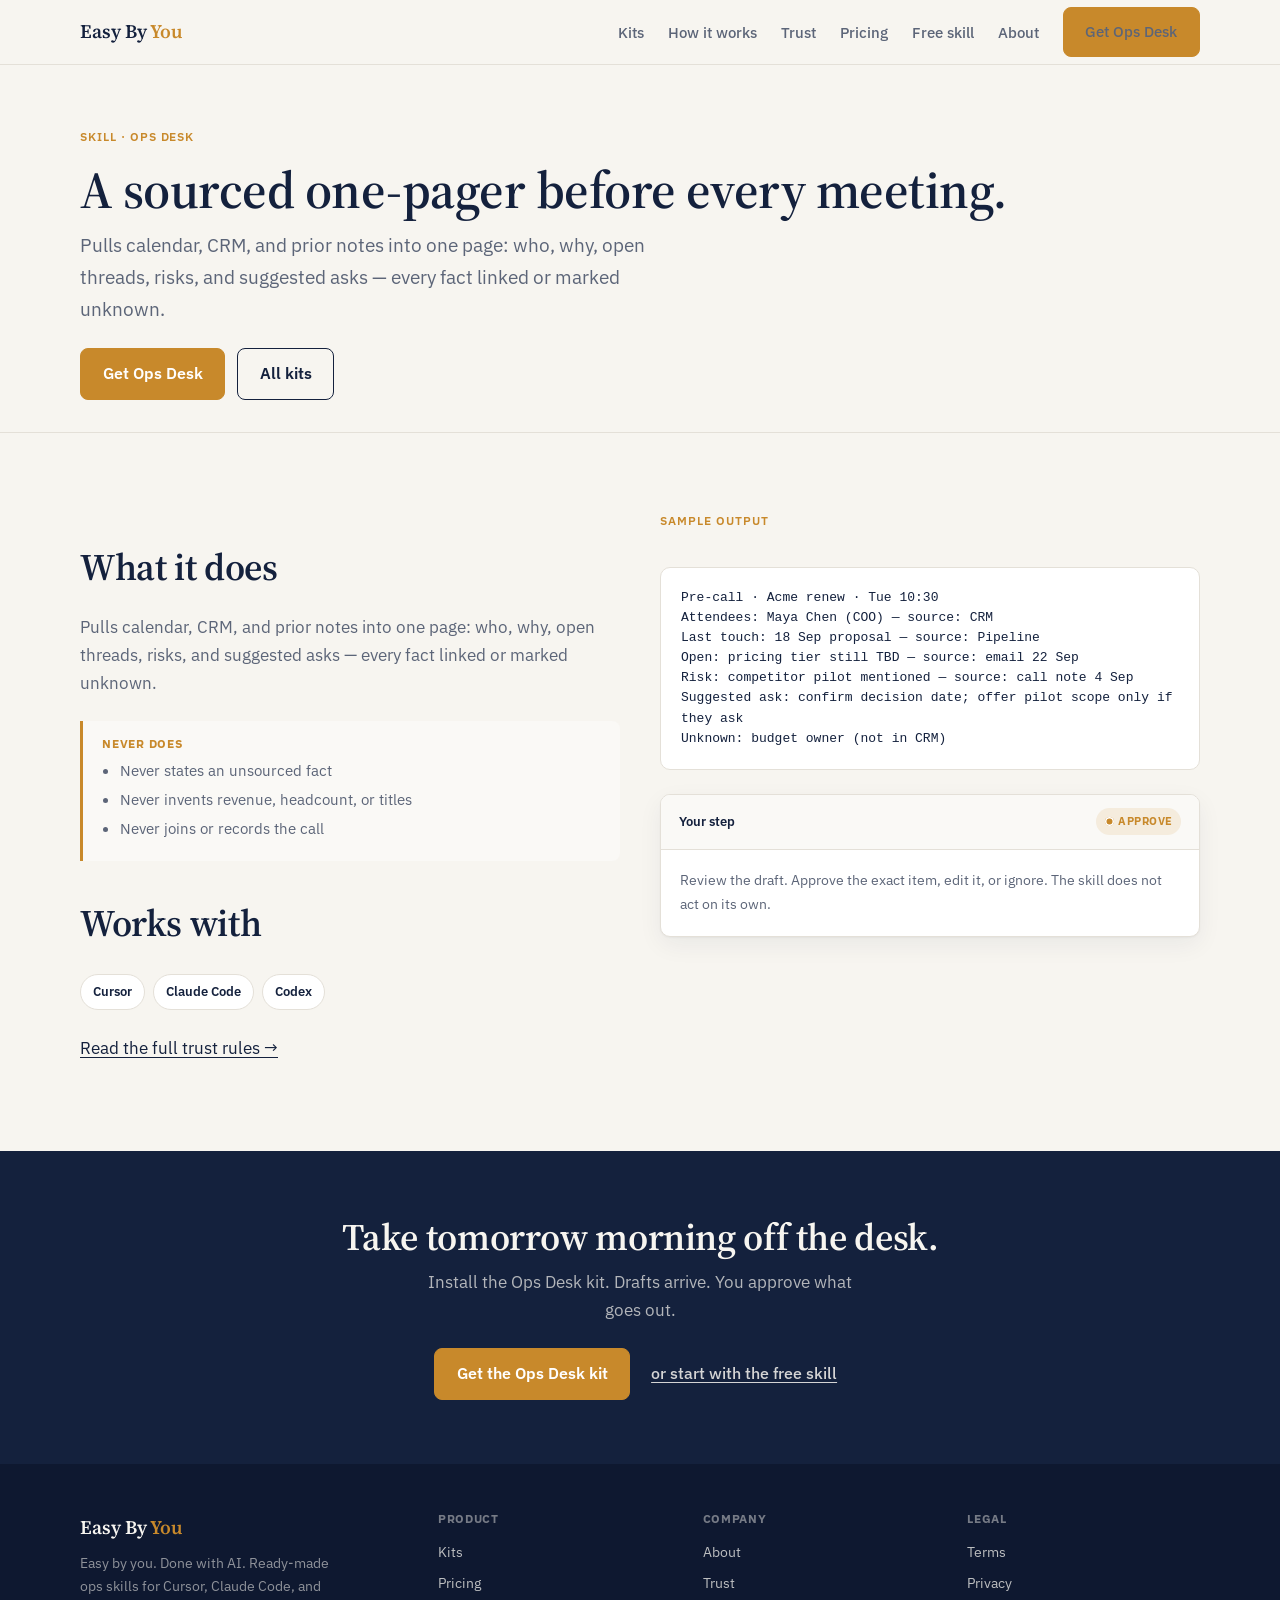
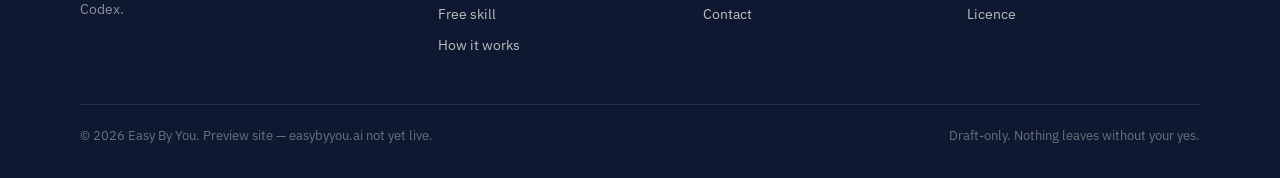
<file: skills/pre-call-brief.html>
<!DOCTYPE html>
<html lang="en">
<head>
  <meta charset="utf-8">
  <meta name="viewport" content="width=device-width, initial-scale=1">
  <title>Pre-Call Brief — Easy By You</title>
  <meta name="description" content="Pre-Call Brief builds a sourced one-pager before every meeting. Never states an unsourced fact.">
  <meta name="theme-color" content="#F7F5F0">
  <meta property="og:title" content="Pre-Call Brief — Easy By You">
  <meta property="og:description" content="Pre-Call Brief builds a sourced one-pager before every meeting. Never states an unsourced fact.">
  <meta property="og:type" content="website">
  <meta property="og:url" content="https://easybyyou.ai/skills/pre-call-brief.html">
  <link rel="preconnect" href="https://fonts.googleapis.com">
  <link rel="preconnect" href="https://fonts.gstatic.com" crossorigin>
  <link href="https://fonts.googleapis.com/css2?family=IBM+Plex+Sans:wght@400;500;600;700&family=Source+Serif+4:opsz,wght@8..60,500;8..60,600;8..60,700&display=swap" rel="stylesheet">
  <style>
    /* Critical fallback: keeps nav, buttons, and bg on-brand if css/styles.css fails to load */
    :root{--paper:#F7F5F0;--ink:#14213D;--amber:#C8892B;--line:#E4E0D8}
    body{margin:0;background:var(--paper);color:var(--ink);font-family:system-ui,-apple-system,sans-serif}
    .container{width:min(100% - 2.5rem,1120px);margin-inline:auto}
    .site-header{position:sticky;top:0;z-index:50;background:var(--paper);border-bottom:1px solid var(--line)}
    .nav{display:flex;align-items:center;justify-content:space-between;height:4rem;gap:1rem}
    .logo{font-weight:700;text-decoration:none;color:var(--ink)}
    .nav-links{display:flex;align-items:center;gap:1.5rem;list-style:none;margin:0;padding:0}
    .nav-links a{text-decoration:none;color:var(--ink);font-weight:500}
    .btn{display:inline-flex;align-items:center;justify-content:center;padding:.75rem 1.35rem;border-radius:8px;font-weight:600;text-decoration:none;border:1.5px solid transparent}
    .btn-primary{background:var(--amber);color:#fff;border-color:var(--amber)}
    .btn-outline{background:transparent;color:var(--ink);border-color:var(--ink)}
  </style>
  <link rel="stylesheet" href="../css/styles.css">
  <link rel="canonical" href="https://easybyyou.ai/skills/pre-call-brief.html">
</head>
<body>
  <header class="site-header">
    <div class="container nav">
      <a class="logo" href="../index.html">Easy By <span>You</span></a>
      <button class="nav-toggle" type="button" aria-expanded="false" aria-controls="nav-menu">Menu</button>
      <ul class="nav-links" id="nav-menu">
      <li><a href="../kits.html">Kits</a></li>
      <li><a href="../how-it-works.html">How it works</a></li>
      <li><a href="../trust.html">Trust</a></li>
      <li><a href="../pricing.html">Pricing</a></li>
      <li><a href="../free.html">Free skill</a></li>
      <li><a href="../about.html">About</a></li>
        <li><a class="btn btn-primary" href="../pricing.html">Get Ops Desk</a></li>
      </ul>
    </div>
  </header>
  <main>
    <section class="page-hero">
      <div class="container">
        <p class="eyebrow">Skill · Ops Desk</p>
        <h1>A sourced one-pager before every meeting.</h1>
        <p class="lead">Pulls calendar, CRM, and prior notes into one page: who, why, open threads, risks, and suggested asks — every fact linked or marked unknown.</p>
        <div class="btn-row">
          <a class="btn btn-primary" href="../pricing.html">Get Ops Desk</a>
          <a class="btn btn-outline" href="../kits.html">All kits</a>
        </div>
      </div>
    </section>
    <section class="section">
      <div class="container two-col">
        <div class="content-block">
          <h2>What it does</h2>
          <p>Pulls calendar, CRM, and prior notes into one page: who, why, open threads, risks, and suggested asks — every fact linked or marked unknown.</p>
          <div class="never-box">
            <h4>Never does</h4>
            <ul><li>Never states an unsourced fact</li><li>Never invents revenue, headcount, or titles</li><li>Never joins or records the call</li></ul>
          </div>
          <h2>Works with</h2>
          <div class="badges">
            <span class="badge">Cursor</span>
            <span class="badge">Claude Code</span>
            <span class="badge">Codex</span>
          </div>
          <p style="margin-top:1.5rem"><a href="../trust.html">Read the full trust rules →</a></p>
        </div>
        <div>
          <p class="eyebrow">Sample output</p>
          <div class="sample-output"><pre>Pre-call · Acme renew · Tue 10:30
Attendees: Maya Chen (COO) — source: CRM
Last touch: 18 Sep proposal — source: Pipeline
Open: pricing tier still TBD — source: email 22 Sep
Risk: competitor pilot mentioned — source: call note 4 Sep
Suggested ask: confirm decision date; offer pilot scope only if they ask
Unknown: budget owner (not in CRM)</pre></div>
          <div class="product-card" style="margin-top:1rem">
            <div class="product-card-head"><p class="title">Your step</p><span class="badge-approved">Approve</span></div>
            <div class="product-card-body">
              <p style="margin:0;font-size:0.9rem;color:var(--slate)">Review the draft. Approve the exact item, edit it, or ignore. The skill does not act on its own.</p>
            </div>
          </div>
        </div>
      </div>
    </section>
  <section class="cta-band">
    <div class="container">
      <h2>Take tomorrow morning off the desk.</h2>
      <p>Install the Ops Desk kit. Drafts arrive. You approve what goes out.</p>
      <div class="btn-row" style="justify-content:center">
        <a class="btn btn-primary" href="../pricing.html">Get the Ops Desk kit</a>
        <a class="btn btn-ghost" href="../free.html">or start with the free skill</a>
      </div>
    </div>
  </section>
  </main>
  <footer class="site-footer">
    <div class="container">
      <div class="footer-grid">
        <div>
          <a class="logo" href="../index.html">Easy By <span>You</span></a>
          <p>Easy by you. Done with AI. Ready-made ops skills for Cursor, Claude Code, and Codex.</p>
        </div>
        <div class="footer-col">
          <h4>Product</h4>
          <ul>
            <li><a href="../kits.html">Kits</a></li>
            <li><a href="../pricing.html">Pricing</a></li>
            <li><a href="../free.html">Free skill</a></li>
            <li><a href="../how-it-works.html">How it works</a></li>
          </ul>
        </div>
        <div class="footer-col">
          <h4>Company</h4>
          <ul>
            <li><a href="../about.html">About</a></li>
            <li><a href="../trust.html">Trust</a></li>
            <li><a href="mailto:hello@easybyyou.ai">Contact</a></li>
          </ul>
        </div>
        <div class="footer-col">
          <h4>Legal</h4>
          <ul>
            <li><a href="#">Terms</a></li>
            <li><a href="#">Privacy</a></li>
            <li><a href="#">Licence</a></li>
          </ul>
        </div>
      </div>
      <div class="footer-bottom">
        <span>© 2026 Easy By You. Preview site — easybyyou.ai not yet live.</span>
        <span>Draft-only. Nothing leaves without your yes.</span>
      </div>
    </div>
  </footer>
  <script src="../js/main.js"></script>
</body>
</html>
</file>
<file: css/styles.css>
/* Easy By You — design system */
:root {
  --paper: #F7F5F0;
  --ink: #14213D;
  --amber: #C8892B;
  --amber-hover: #A87222;
  --slate: #5C6578;
  --slate-light: #8A92A3;
  --line: #E4E0D8;
  --card: #FFFFFF;
  --navy-deep: #0E1830;
  --serif: "Source Serif 4", "Libre Baskerville", Georgia, "Times New Roman", serif;
  --sans: "IBM Plex Sans", Inter, system-ui, -apple-system, sans-serif;
  --max: 1120px;
  --radius: 10px;
  --shadow: 0 1px 2px rgba(20, 33, 61, 0.04), 0 8px 24px rgba(20, 33, 61, 0.06);
}

*, *::before, *::after { box-sizing: border-box; }
html { scroll-behavior: smooth; }
body {
  margin: 0;
  font-family: var(--sans);
  font-size: 1.0625rem;
  line-height: 1.65;
  color: var(--ink);
  background: var(--paper);
  -webkit-font-smoothing: antialiased;
}
img { max-width: 100%; display: block; }
a { color: var(--ink); text-decoration-thickness: 1px; text-underline-offset: 3px; }
a:hover { color: var(--amber); }
h1, h2, h3, h4 {
  font-family: var(--serif);
  font-weight: 600;
  line-height: 1.2;
  letter-spacing: -0.01em;
  margin: 0 0 0.6em;
}
h1 { font-size: clamp(2.25rem, 5vw, 3.25rem); }
h2 { font-size: clamp(1.75rem, 3.5vw, 2.35rem); }
h3 { font-size: 1.25rem; }
p { margin: 0 0 1em; color: var(--slate); }
p.lead { font-size: 1.2rem; color: var(--slate); max-width: 38rem; }
strong { color: var(--ink); font-weight: 600; }

.container { width: min(100% - 2.5rem, var(--max)); margin-inline: auto; }
.section { padding: 4.5rem 0; }
.section-tight { padding: 3rem 0; }
.eyebrow {
  display: inline-block;
  font-size: 0.75rem;
  font-weight: 600;
  letter-spacing: 0.08em;
  text-transform: uppercase;
  color: var(--amber);
  margin-bottom: 0.75rem;
}

/* Nav */
.site-header {
  position: sticky;
  top: 0;
  z-index: 50;
  background: rgba(247, 245, 240, 0.92);
  backdrop-filter: blur(10px);
  border-bottom: 1px solid var(--line);
}
.nav {
  display: flex;
  align-items: center;
  justify-content: space-between;
  height: 4rem;
  gap: 1rem;
}
.logo {
  font-family: var(--serif);
  font-size: 1.2rem;
  font-weight: 600;
  color: var(--ink);
  text-decoration: none;
  white-space: nowrap;
}
.logo span { color: var(--amber); }
.nav-links {
  display: flex;
  align-items: center;
  gap: 1.5rem;
  list-style: none;
  margin: 0;
  padding: 0;
}
.nav-links a {
  text-decoration: none;
  font-size: 0.9375rem;
  color: var(--slate);
  font-weight: 500;
}
.nav-links a:hover,
.nav-links a[aria-current="page"] { color: var(--ink); }
.nav-toggle {
  display: none;
  background: none;
  border: 1px solid var(--line);
  border-radius: 6px;
  padding: 0.4rem 0.6rem;
  cursor: pointer;
  color: var(--ink);
  font-size: 0.875rem;
}

/* Buttons */
.btn {
  display: inline-flex;
  align-items: center;
  justify-content: center;
  gap: 0.4rem;
  padding: 0.75rem 1.35rem;
  border-radius: 8px;
  font-family: var(--sans);
  font-size: 0.975rem;
  font-weight: 600;
  text-decoration: none;
  border: 1.5px solid transparent;
  cursor: pointer;
  transition: background 0.15s, color 0.15s, border-color 0.15s;
}
.btn-primary {
  background: var(--amber);
  color: #fff;
  border-color: var(--amber);
}
.btn-primary:hover { background: var(--amber-hover); border-color: var(--amber-hover); color: #fff; }
.btn-outline {
  background: transparent;
  color: var(--ink);
  border-color: var(--ink);
}
.btn-outline:hover { background: var(--ink); color: var(--paper); }
.btn-ghost {
  background: transparent;
  color: var(--slate);
  border-color: transparent;
  text-decoration: underline;
  text-underline-offset: 3px;
  font-weight: 500;
  padding-inline: 0.5rem;
}
.btn-ghost:hover { color: var(--ink); }
.btn-row { display: flex; flex-wrap: wrap; gap: 0.75rem; align-items: center; margin-top: 1.5rem; }

/* Hero */
.hero {
  padding: 4.5rem 0 3.5rem;
}
.hero-grid {
  display: grid;
  grid-template-columns: 1.15fr 0.85fr;
  gap: 3rem;
  align-items: center;
}
.hero h1 { margin-bottom: 0.75rem; }
.hero .lead { margin-bottom: 0; }

/* Product card (morning brief mock) */
.product-card {
  background: var(--card);
  border: 1px solid var(--line);
  border-radius: var(--radius);
  box-shadow: var(--shadow);
  overflow: hidden;
}
.product-card-head {
  display: flex;
  align-items: center;
  justify-content: space-between;
  padding: 0.85rem 1.1rem;
  border-bottom: 1px solid var(--line);
  background: #FAF9F6;
}
.product-card-head .title {
  font-size: 0.8125rem;
  font-weight: 600;
  color: var(--ink);
  margin: 0;
}
.badge-approved {
  display: inline-flex;
  align-items: center;
  gap: 0.3rem;
  font-size: 0.7rem;
  font-weight: 700;
  letter-spacing: 0.04em;
  text-transform: uppercase;
  color: var(--amber);
  background: rgba(200, 137, 43, 0.12);
  padding: 0.25rem 0.55rem;
  border-radius: 999px;
}
.badge-approved::before {
  content: "";
  width: 0.55rem;
  height: 0.55rem;
  border-radius: 50%;
  background: var(--amber);
  box-shadow: inset 0 0 0 1.5px #fff;
}
.product-card-body { padding: 1.15rem 1.2rem 1.3rem; }
.brief-lines { list-style: none; margin: 0 0 1.1rem; padding: 0; }
.brief-lines li {
  font-size: 0.9rem;
  color: var(--slate);
  padding: 0.45rem 0;
  border-bottom: 1px solid var(--line);
  display: flex;
  gap: 0.6rem;
}
.brief-lines li:last-child { border-bottom: none; }
.brief-lines .src {
  font-size: 0.7rem;
  color: var(--slate-light);
  white-space: nowrap;
  margin-left: auto;
}
.card-actions { display: flex; gap: 0.5rem; }
.card-actions .btn { padding: 0.5rem 0.9rem; font-size: 0.85rem; }

/* Proof strip */
.proof {
  border-block: 1px solid var(--line);
  background: #FAF9F6;
  padding: 1.5rem 0;
}
.proof-grid {
  display: grid;
  grid-template-columns: repeat(3, 1fr);
  gap: 1.5rem;
}
.proof-item {
  font-size: 0.9375rem;
  color: var(--slate);
  margin: 0;
  padding-left: 1rem;
  border-left: 2px solid var(--amber);
}
.proof-item strong { display: block; color: var(--ink); font-size: 0.875rem; margin-bottom: 0.2rem; }

/* Skill tiles */
.skill-grid {
  display: grid;
  grid-template-columns: repeat(3, 1fr);
  gap: 1rem;
  margin-top: 1.75rem;
}
.skill-tile {
  background: var(--card);
  border: 1px solid var(--line);
  border-radius: var(--radius);
  padding: 1.35rem 1.25rem;
  text-decoration: none;
  color: inherit;
  transition: border-color 0.15s, box-shadow 0.15s;
  display: block;
}
.skill-tile:hover {
  border-color: var(--ink);
  box-shadow: var(--shadow);
  color: inherit;
}
.skill-tile h3 { margin-bottom: 0.4rem; font-size: 1.1rem; }
.skill-tile .promise { color: var(--ink); font-size: 0.95rem; margin-bottom: 0.65rem; }
.skill-tile .never {
  font-size: 0.8125rem;
  color: var(--slate-light);
  margin: 0;
  padding-top: 0.65rem;
  border-top: 1px solid var(--line);
}
.addon-row {
  display: grid;
  grid-template-columns: 1fr 1fr;
  gap: 1rem;
  margin-top: 1.5rem;
}
.addon-card {
  background: #FAF9F6;
  border: 1px solid var(--line);
  border-radius: var(--radius);
  padding: 1.35rem 1.35rem;
}
.addon-card h3 { margin-bottom: 0.35rem; }
.addon-card p { margin-bottom: 0.5rem; font-size: 0.9375rem; }
.addon-card .skills-list {
  font-size: 0.875rem;
  color: var(--slate);
  margin: 0;
}
.free-link {
  display: inline-block;
  margin-top: 1.25rem;
  font-weight: 600;
  font-size: 0.975rem;
  text-decoration: none;
  color: var(--ink);
  border-bottom: 1.5px solid var(--amber);
}
.free-link:hover { color: var(--amber); }

/* Steps */
.steps {
  display: grid;
  grid-template-columns: repeat(3, 1fr);
  gap: 1.5rem;
  margin-top: 2rem;
}
.step {
  padding: 1.5rem;
  background: var(--card);
  border: 1px solid var(--line);
  border-radius: var(--radius);
}
.step-num {
  display: inline-flex;
  align-items: center;
  justify-content: center;
  width: 2rem;
  height: 2rem;
  border-radius: 50%;
  background: var(--ink);
  color: var(--paper);
  font-size: 0.875rem;
  font-weight: 700;
  margin-bottom: 1rem;
}
.step h3 { margin-bottom: 0.4rem; }
.step p { margin: 0; font-size: 0.95rem; }
.badges {
  display: flex;
  flex-wrap: wrap;
  gap: 0.5rem;
  margin-top: 1.75rem;
}
.badge {
  font-size: 0.8125rem;
  font-weight: 600;
  padding: 0.4rem 0.75rem;
  border: 1px solid var(--line);
  border-radius: 999px;
  background: var(--card);
  color: var(--ink);
}

/* Trust */
.trust-grid {
  display: grid;
  grid-template-columns: repeat(2, 1fr);
  gap: 1rem;
  margin-top: 1.75rem;
}
.trust-card {
  background: var(--card);
  border: 1px solid var(--line);
  border-radius: var(--radius);
  padding: 1.4rem 1.35rem;
}
.trust-card h3 {
  display: flex;
  align-items: center;
  gap: 0.5rem;
  margin-bottom: 0.4rem;
}
.trust-card h3::before {
  content: "";
  width: 0.55rem;
  height: 0.55rem;
  border-radius: 50%;
  background: var(--amber);
  flex-shrink: 0;
}
.trust-card p { margin: 0; font-size: 0.95rem; }

/* Pricing */
.pricing-grid {
  display: grid;
  grid-template-columns: repeat(3, 1fr);
  gap: 1rem;
  margin-top: 1.75rem;
  align-items: stretch;
}
.price-card {
  background: var(--card);
  border: 1px solid var(--line);
  border-radius: var(--radius);
  padding: 1.6rem 1.4rem;
  display: flex;
  flex-direction: column;
}
.price-card.featured {
  border-color: var(--ink);
  box-shadow: var(--shadow);
  position: relative;
}
.price-card.featured::before {
  content: "Most chosen";
  position: absolute;
  top: -0.7rem;
  left: 1.25rem;
  background: var(--ink);
  color: var(--paper);
  font-size: 0.7rem;
  font-weight: 700;
  letter-spacing: 0.04em;
  text-transform: uppercase;
  padding: 0.25rem 0.55rem;
  border-radius: 4px;
}
.price-card .plan { font-size: 0.875rem; font-weight: 600; color: var(--slate); margin: 0 0 0.35rem; }
.price-card .amount {
  font-family: var(--serif);
  font-size: 2rem;
  font-weight: 600;
  color: var(--ink);
  margin: 0 0 0.25rem;
}
.price-card .amount small { font-size: 1rem; font-weight: 500; color: var(--slate); }
.price-card .desc { font-size: 0.9rem; flex: 1; margin-bottom: 1.25rem; }
.price-note {
  margin-top: 1.25rem;
  font-size: 0.875rem;
  color: var(--slate-light);
  text-align: center;
}
.founding-label {
  display: inline-block;
  font-size: 0.75rem;
  font-weight: 600;
  color: var(--amber);
  margin-bottom: 0.5rem;
}

/* FAQ */
.faq { margin-top: 1.5rem; max-width: 40rem; }
.faq details {
  border-bottom: 1px solid var(--line);
  padding: 1rem 0;
}
.faq summary {
  font-weight: 600;
  color: var(--ink);
  cursor: pointer;
  list-style: none;
  display: flex;
  justify-content: space-between;
  gap: 1rem;
}
.faq summary::-webkit-details-marker { display: none; }
.faq summary::after {
  content: "+";
  font-weight: 400;
  color: var(--slate-light);
  font-size: 1.25rem;
  line-height: 1;
}
.faq details[open] summary::after { content: "−"; }
.faq details p {
  margin: 0.75rem 0 0.25rem;
  font-size: 0.975rem;
}

/* CTA band */
.cta-band {
  background: var(--ink);
  color: var(--paper);
  padding: 4rem 0;
  text-align: center;
}
.cta-band h2 { color: var(--paper); margin-bottom: 0.5rem; }
.cta-band p { color: rgba(247, 245, 240, 0.7); margin: 0 auto 1.5rem; max-width: 28rem; }
.cta-band .btn-primary { background: var(--amber); }
.cta-band .btn-ghost { color: rgba(247, 245, 240, 0.85); }
.cta-band .btn-ghost:hover { color: #fff; }

/* Footer */
.site-footer {
  background: var(--navy-deep);
  color: rgba(247, 245, 240, 0.7);
  padding: 3rem 0 2rem;
  font-size: 0.9rem;
}
.footer-grid {
  display: grid;
  grid-template-columns: 1.4fr repeat(3, 1fr);
  gap: 2rem;
  margin-bottom: 2.5rem;
}
.site-footer .logo { color: var(--paper); margin-bottom: 0.5rem; display: inline-block; }
.site-footer .logo span { color: var(--amber); }
.site-footer p { color: rgba(247, 245, 240, 0.55); font-size: 0.875rem; max-width: 16rem; }
.footer-col h4 {
  font-family: var(--sans);
  font-size: 0.75rem;
  font-weight: 700;
  letter-spacing: 0.06em;
  text-transform: uppercase;
  color: rgba(247, 245, 240, 0.45);
  margin-bottom: 0.85rem;
}
.footer-col ul { list-style: none; margin: 0; padding: 0; }
.footer-col li { margin-bottom: 0.45rem; }
.footer-col a {
  color: rgba(247, 245, 240, 0.75);
  text-decoration: none;
}
.footer-col a:hover { color: #fff; }
.footer-bottom {
  border-top: 1px solid rgba(247, 245, 240, 0.1);
  padding-top: 1.25rem;
  display: flex;
  justify-content: space-between;
  flex-wrap: wrap;
  gap: 0.75rem;
  font-size: 0.8125rem;
  color: rgba(247, 245, 240, 0.4);
}

/* Page hero (inner) */
.page-hero {
  padding: 3.5rem 0 2rem;
  border-bottom: 1px solid var(--line);
}
.page-hero h1 { margin-bottom: 0.5rem; }
.page-hero .lead { margin: 0; }

/* Content blocks */
.content-block { max-width: 40rem; }
.content-block h2 { margin-top: 2.5rem; }
.never-box {
  background: #FAF9F6;
  border-left: 3px solid var(--amber);
  padding: 1rem 1.2rem;
  margin: 1.5rem 0;
  border-radius: 0 8px 8px 0;
}
.never-box h4 {
  font-family: var(--sans);
  font-size: 0.75rem;
  font-weight: 700;
  letter-spacing: 0.06em;
  text-transform: uppercase;
  color: var(--amber);
  margin: 0 0 0.4rem;
}
.never-box ul { margin: 0; padding-left: 1.1rem; color: var(--slate); font-size: 0.95rem; }
.never-box li { margin-bottom: 0.25rem; }

.sample-output {
  background: var(--card);
  border: 1px solid var(--line);
  border-radius: var(--radius);
  padding: 1.25rem;
  margin: 1.5rem 0;
  font-size: 0.9rem;
}
.sample-output pre {
  margin: 0;
  white-space: pre-wrap;
  font-family: "IBM Plex Mono", ui-monospace, monospace;
  font-size: 0.8125rem;
  line-height: 1.55;
  color: var(--ink);
}

.form-stub {
  background: var(--card);
  border: 1px solid var(--line);
  border-radius: var(--radius);
  padding: 1.75rem;
  max-width: 28rem;
  margin-top: 1.5rem;
}
.form-stub label {
  display: block;
  font-size: 0.875rem;
  font-weight: 600;
  margin-bottom: 0.35rem;
}
.form-stub input[type="email"] {
  width: 100%;
  padding: 0.7rem 0.9rem;
  border: 1px solid var(--line);
  border-radius: 8px;
  font-family: var(--sans);
  font-size: 1rem;
  margin-bottom: 0.85rem;
  background: var(--paper);
  color: var(--ink);
}
.form-stub .note {
  font-size: 0.8125rem;
  color: var(--slate-light);
  margin-top: 0.85rem;
  margin-bottom: 0;
}

.two-col {
  display: grid;
  grid-template-columns: 1fr 1fr;
  gap: 2.5rem;
  align-items: start;
}

.kit-section { margin-bottom: 3rem; }
.kit-section h2 { margin-bottom: 0.4rem; }

table.compare {
  width: 100%;
  border-collapse: collapse;
  font-size: 0.9rem;
  margin: 1.5rem 0;
}
table.compare th,
table.compare td {
  text-align: left;
  padding: 0.75rem 0.85rem;
  border-bottom: 1px solid var(--line);
  vertical-align: top;
}
table.compare th {
  font-size: 0.75rem;
  text-transform: uppercase;
  letter-spacing: 0.05em;
  color: var(--slate-light);
  font-weight: 700;
}
table.compare td strong { font-weight: 600; }

/* Responsive */
@media (max-width: 900px) {
  .hero-grid,
  .proof-grid,
  .skill-grid,
  .steps,
  .trust-grid,
  .pricing-grid,
  .addon-row,
  .footer-grid,
  .two-col {
    grid-template-columns: 1fr;
  }
  .skill-grid { grid-template-columns: 1fr 1fr; }
  .nav-toggle { display: block; }
  .nav-links {
    display: none;
    position: absolute;
    top: 4rem;
    left: 0;
    right: 0;
    flex-direction: column;
    align-items: flex-start;
    background: var(--paper);
    border-bottom: 1px solid var(--line);
    padding: 1rem 1.25rem 1.25rem;
    gap: 0.85rem;
  }
  .nav-links.open { display: flex; }
  .nav { position: relative; }
}
@media (max-width: 560px) {
  .skill-grid { grid-template-columns: 1fr; }
  .container { width: min(100% - 1.75rem, var(--max)); }
}
</file>
